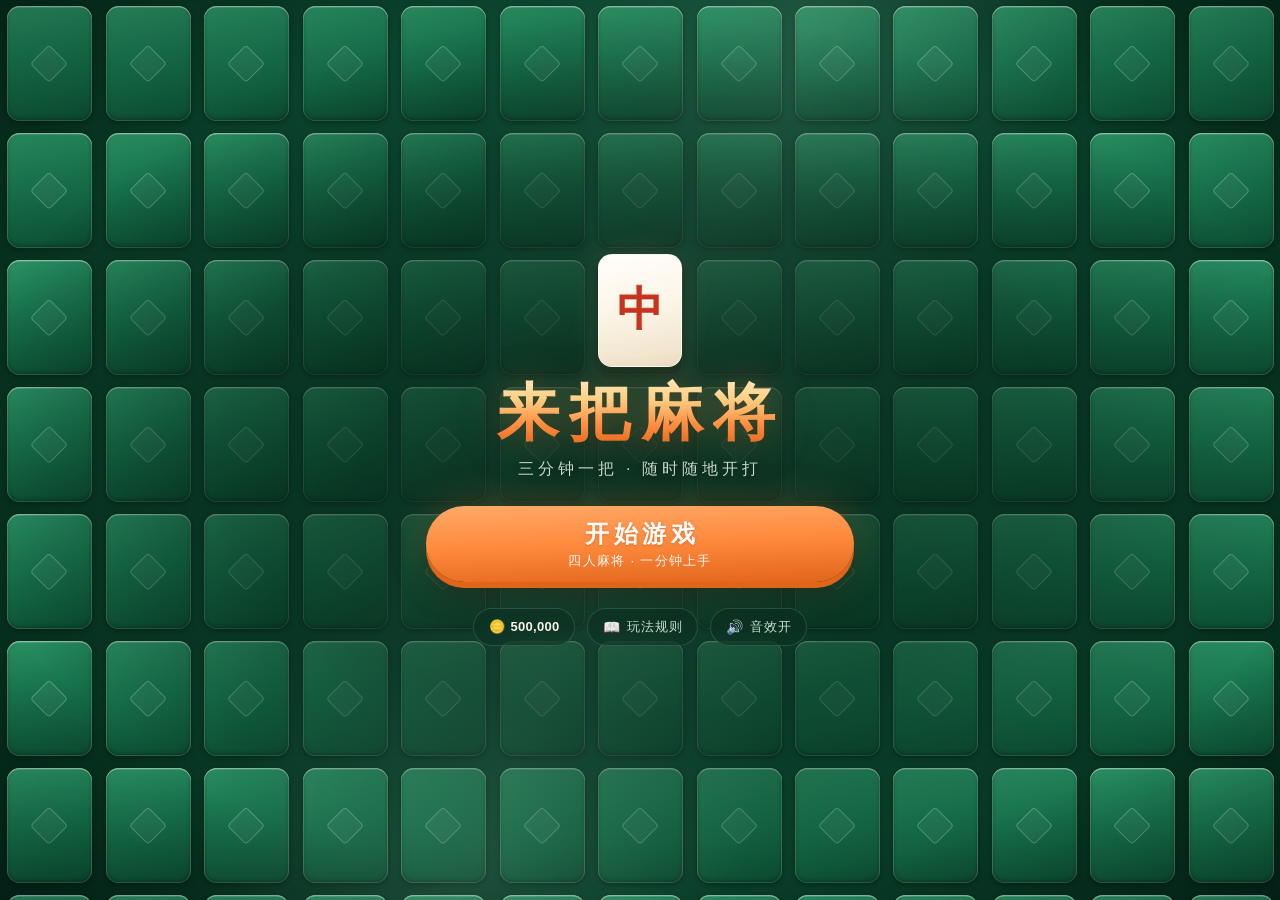
<file: index.html>
<!DOCTYPE html>
<html lang="zh-CN">
<head>
  <meta charset="utf-8">
  <meta name="viewport" content="width=device-width, initial-scale=1, maximum-scale=1, user-scalable=no, viewport-fit=cover">
  <meta name="theme-color" content="#0b3b2a">
  <title>来把麻将 — 三分钟一把，随时随地开打</title>
  <link rel="icon" href='data:image/svg+xml,<svg xmlns="http://www.w3.org/2000/svg" viewBox="0 0 64 64"><rect width="64" height="64" rx="15" fill="%230b3b2a"/><rect x="2" y="2" width="60" height="60" rx="13" fill="none" stroke="%23c9a34a" stroke-width="2.4" opacity=".55"/><rect x="15" y="12" width="34" height="40" rx="7" fill="%23fffdf9" stroke="%23e2c9a8" stroke-width="2"/><text x="32" y="44" text-anchor="middle" font-size="28" font-family="serif" font-weight="700" fill="%23c8331d">中</text></svg>'>
  <link rel="stylesheet" href="css/style.css">
</head>
<body>
  <!-- ===== 主界面：轻量、亲民、简单易上手 =====
       与 #app 平级，桌面自由布局；手机竖屏时与 #app 一起整体旋转 90°，
       以便复用同一套「横屏逻辑视口」动效坐标（见 css 内注释）。
       背景是一面**深绿色麻将墙**：牌面朝下的牌整齐码放并持续流动；
       玩家点「开始游戏」时整面墙翻牌，再由中心向外放大推进牌桌。 -->
  <div id="home" class="home">
    <!-- 麻将墙：牌网格（#hw-grid）由 js/wall.js 按当前视口铺出 -->
    <div id="hm-wall" class="hm-wall" aria-hidden="true">
      <div class="hw-scene">
        <div id="hw-grid" class="hw-grid"></div>
      </div>
      <div class="hw-sheen" aria-hidden="true"></div>
    </div>
    <!-- 暗角 + 中心压暗：把墙面压下去，让标题与按钮清晰浮出 -->
    <div class="hm-scrim" aria-hidden="true"></div>

    <!-- 主界面主体 -->
    <div class="hm-wrap">
      <header class="hm-head">
        <div class="hm-logo" aria-hidden="true">
          <span class="hm-logo-tile">中</span>
        </div>
        <h1 class="hm-brand">
          <span class="hb-ch" data-ch="来">来</span><span class="hb-ch" data-ch="把">把</span><span class="hb-ch" data-ch="麻">麻</span><span class="hb-ch" data-ch="将">将</span>
        </h1>
        <p class="hm-slogan">三分钟一把 · 随时随地开打</p>
      </header>

      <div class="hm-cta">
        <button id="btn-quick" class="hm-btn-primary" type="button">
          <span class="qb-main">开始游戏</span>
          <span class="qb-sub">四人麻将 · 一分钟上手</span>
        </button>
        <button id="btn-resume" class="hm-btn-ghost hidden" type="button">
          <span class="gb-main">继续上局</span>
          <span class="gb-sub" id="resume-sub">东一局 · 牌山 122 张</span>
        </button>
      </div>

      <nav class="hm-foot">
        <span id="home-coins" class="hm-coin"><span class="coin-ic">🪙</span><b data-coin-val>0</b></span>
        <button id="home-rules" class="hm-mini" type="button"><span class="mi-ic">📖</span>玩法规则</button>
        <button id="home-sound" class="hm-mini" type="button"><span class="mi-ic" id="home-sound-ic">🔊</span><span id="home-sound-tx">音效开</span></button>
      </nav>
    </div>
  </div>

  <div id="app" class="hidden">
    <!-- 顶栏 -->
    <header id="topbar">
      <div class="brand"><span class="brand-mark">🀄</span><span class="brand-name">来把麻将</span></div>
      <div class="round-info">
        <span id="round-name" class="round-name">东一局</span>
        <span id="wall-count" class="wall-count">牌山 122</span>
        <span id="coin-chip" class="coin-chip"><span class="coin-ic">🪙</span><b data-coin-val>0</b></span>
      </div>
      <div class="top-actions">
        <button id="btn-sound" class="icon-btn" type="button" title="音效开关">🔊</button>
        <button id="btn-sage" class="icon-btn" type="button" title="军师模式：实时出牌建议（免费）">🧠</button>
        <button id="btn-theme" class="icon-btn" type="button" title="雀桌皮肤">🎨</button>
        <button id="btn-rules" class="icon-btn" type="button" title="玩法规则">📖</button>
        <button id="btn-home" class="icon-btn" type="button" title="返回主界面">🏠</button>
        <button id="btn-restart" class="icon-btn" type="button" title="重新开局">🔄</button>
      </div>
    </header>

    <!-- 牌桌 -->
    <main id="table">
      <div id="table-felt"></div>
      <section id="seat-2" class="seat seat-top"></section>
      <section id="seat-3" class="seat seat-left"></section>
      <section id="seat-1" class="seat seat-right"></section>
      <section id="center">
        <!-- 四家各自的出牌区（牌河）：n=对家 w=左家 e=右家 s=我，环绕中央局势铭牌 -->
        <div id="rivers">
          <div id="river-2" class="river river-n" aria-label="对家牌河"></div>
          <div id="river-3" class="river river-w" aria-label="左家牌河"></div>
          <div id="center-plaque">
            <span class="cp-mark cp-n" id="cpm-2">北</span>
            <span class="cp-mark cp-w" id="cpm-3">西</span>
            <div class="cp-core">
              <div class="cp-wind" id="cp-wind">东</div>
              <div class="cp-round" id="cp-round">东一局</div>
              <div class="cp-wall" id="cp-wall">余 83 张</div>
            </div>
            <span class="cp-mark cp-e" id="cpm-1">东</span>
            <span class="cp-mark cp-s hot" id="cpm-0">南</span>
          </div>
          <div id="river-1" class="river river-e" aria-label="右家牌河"></div>
          <div id="river-0" class="river river-s" aria-label="我的牌河"></div>
        </div>
        <div id="turn-banner"></div>
      </section>
      <section id="me">
        <!-- 移动端横屏下三者同行：左个人信息 / 中手牌 / 右副露（桌面为竖列，视觉不变） -->
        <div id="me-panel" class="panel">
          <div id="me-info" class="seat-info"></div>
        </div>
        <div id="my-hand" class="hand"></div>
        <div id="my-melds" class="melds"></div>
      </section>
      <!-- 吃 / 碰 / 杠 / 胡 浮字 -->
      <div id="action-flash"></div>
    </main>

    <!-- 操作栏 -->
    <div id="action-bar" class="hidden"></div>
    <div id="toast" class="hidden"></div>
  </div>

  <div id="modal-root"></div>

  <script src="js/tiles.js"></script>
  <script src="js/voice-data.js"></script>
  <script src="js/engine.js"></script>
  <script src="js/mjmath.js"></script>
  <script src="js/economy.js"></script>
  <script src="js/ai.js"></script>
  <script src="js/vendor/three.min.js"></script>
  <script src="js/table3d.js"></script>
  <script src="js/ui.js"></script>
  <script src="js/game.js"></script>
  <script src="js/wall.js"></script>
  <script src="js/main.js"></script>
</body>
</html>
</file>
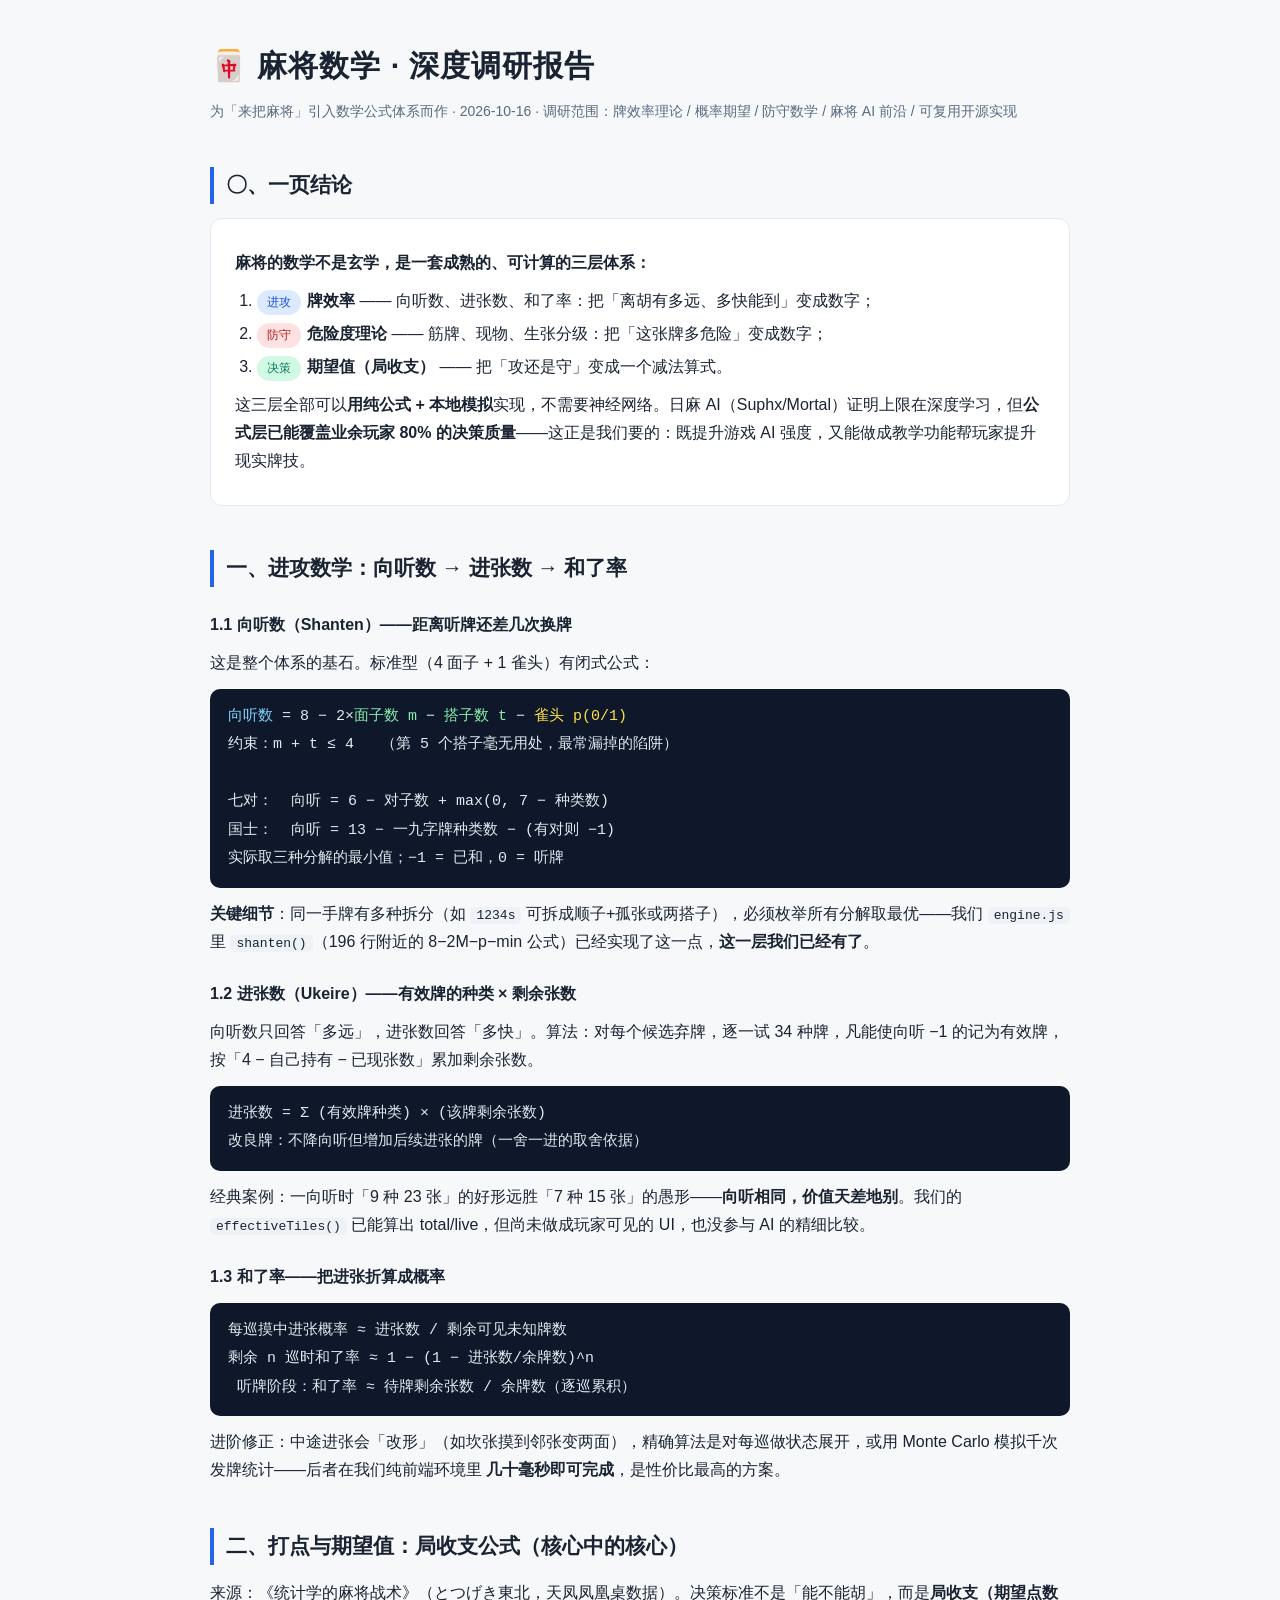
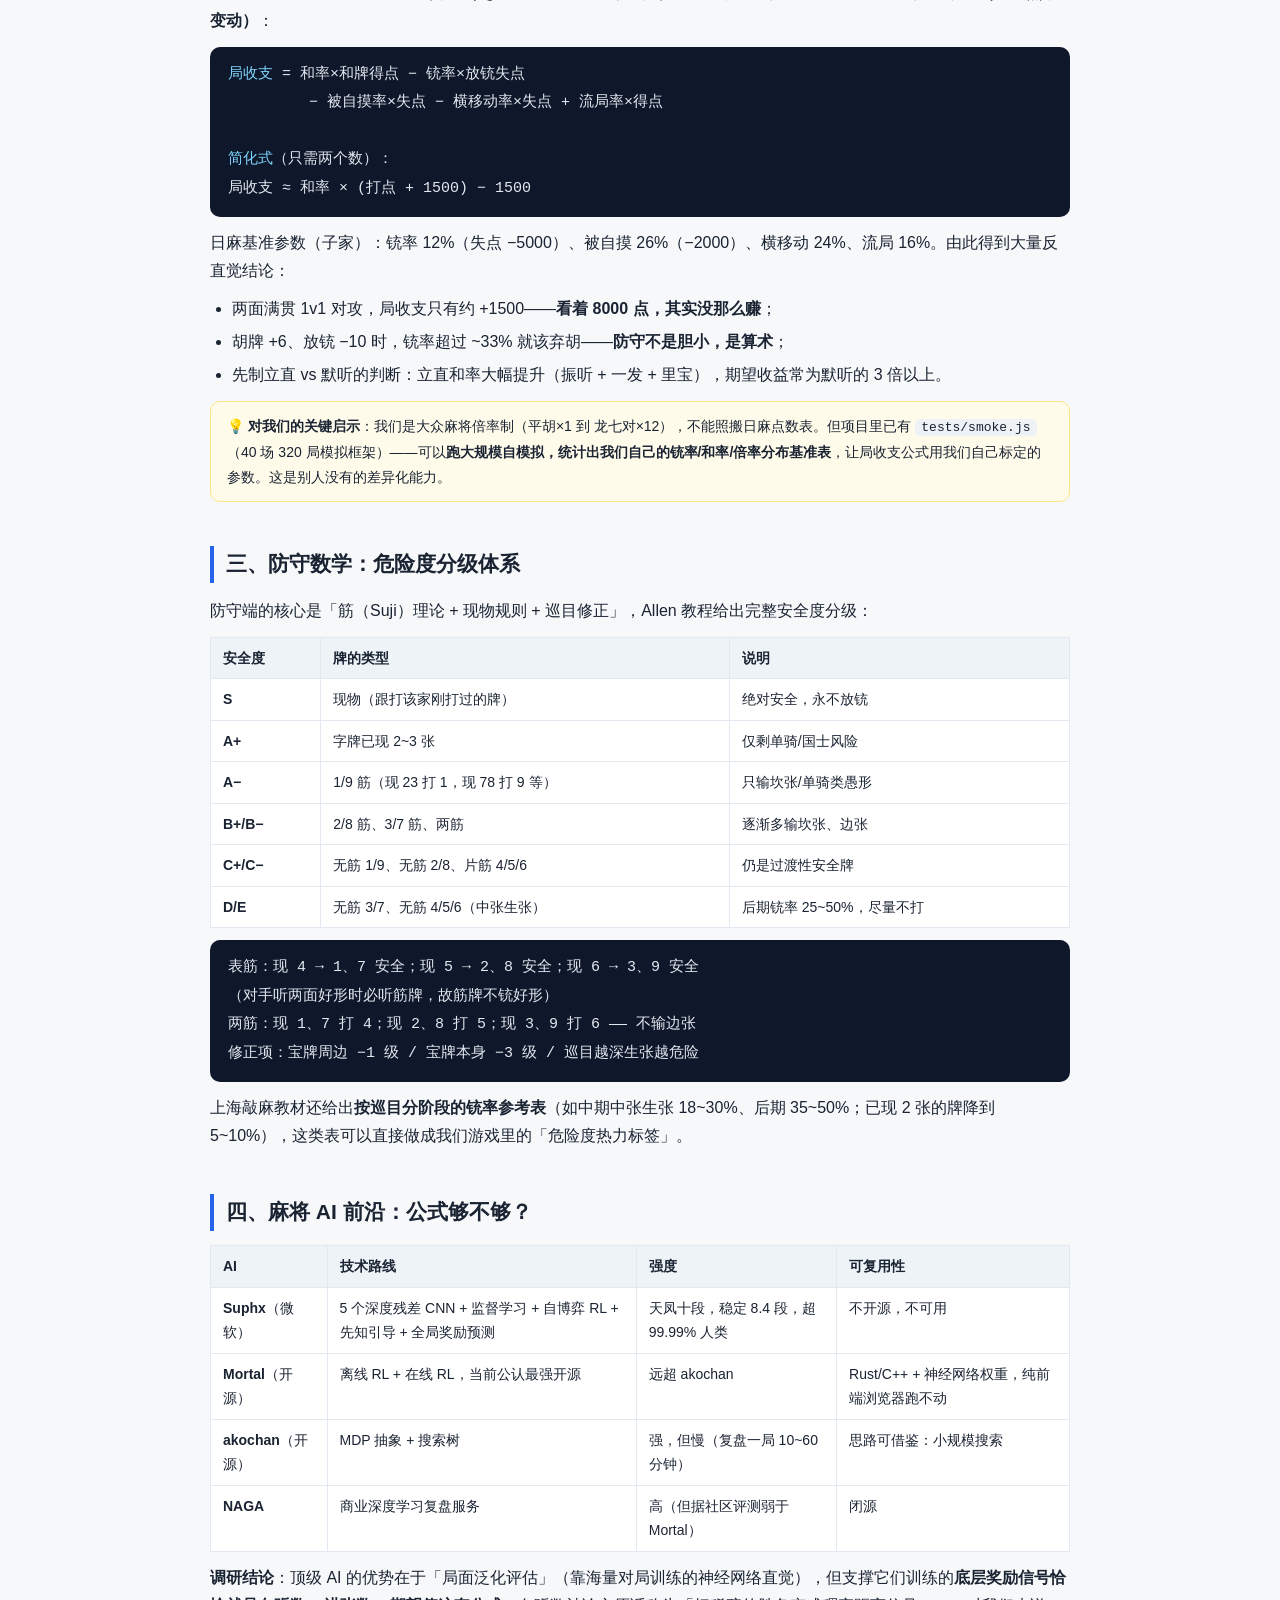
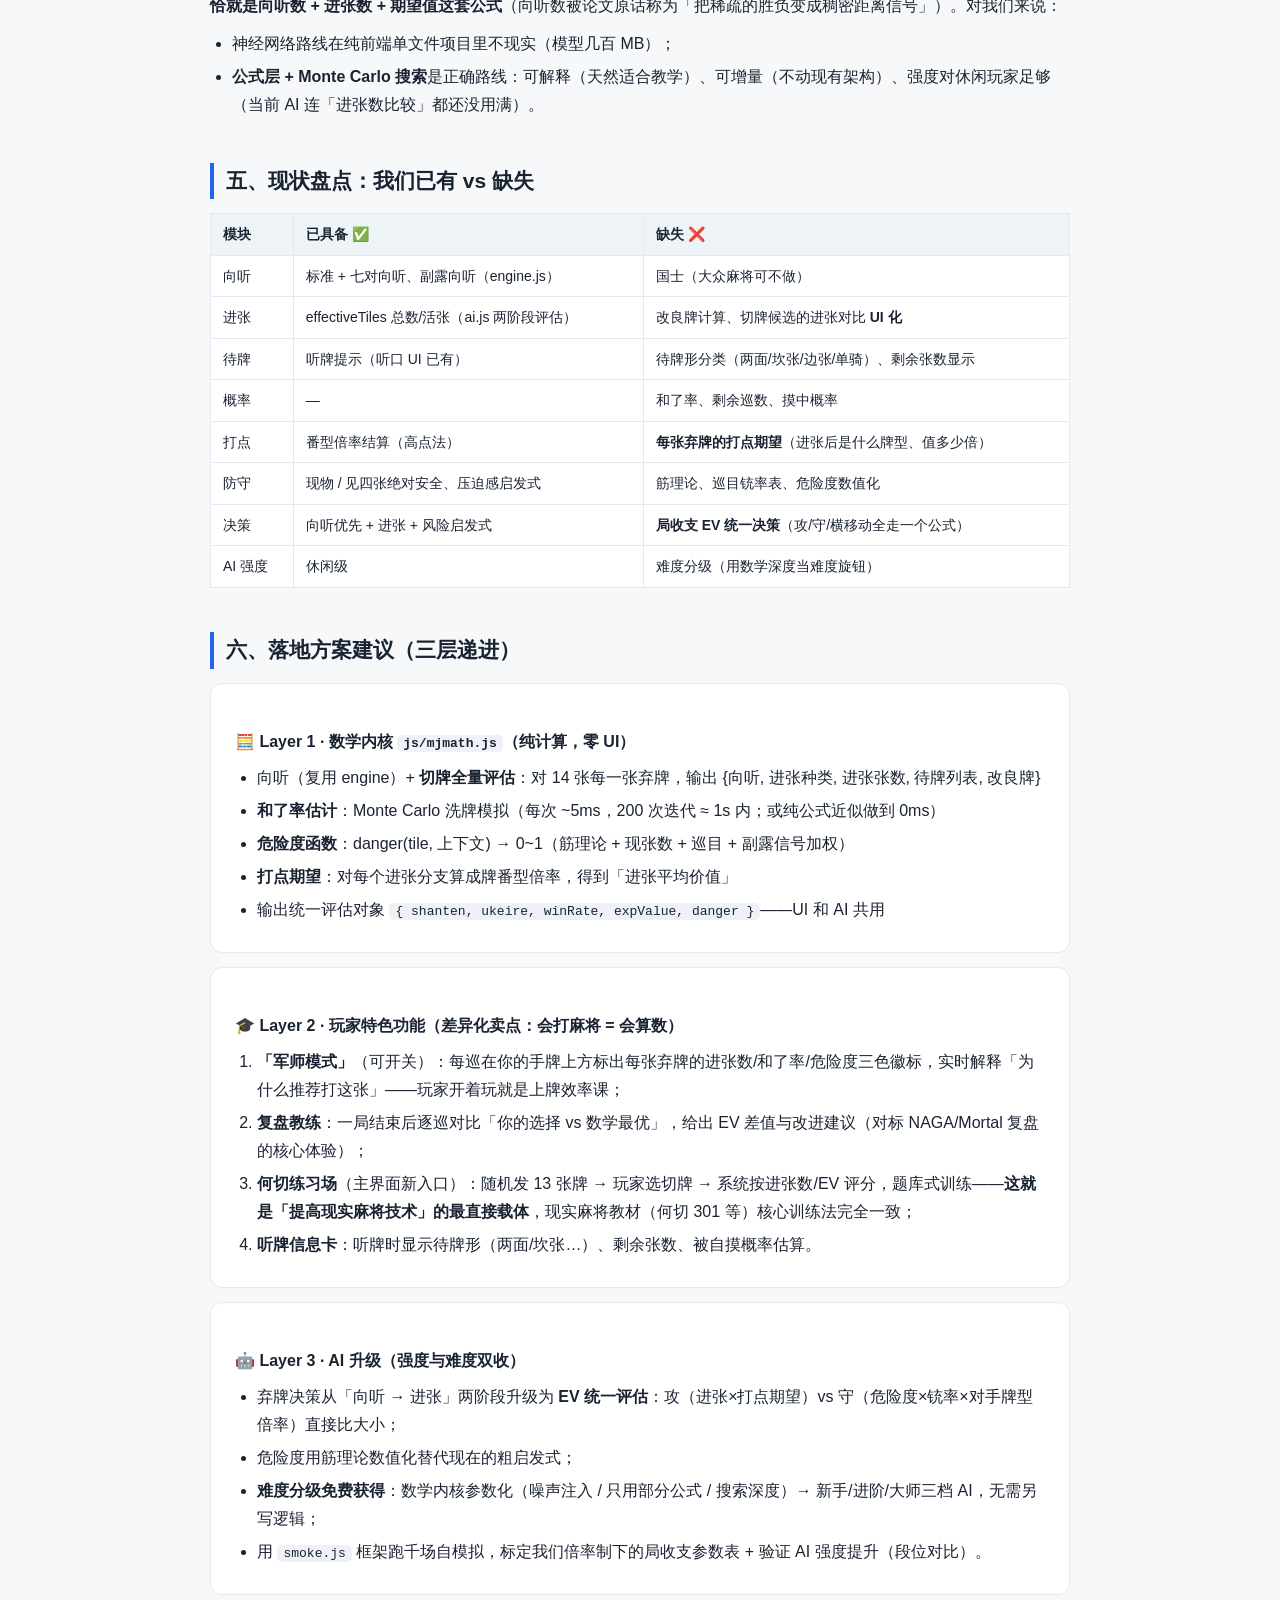
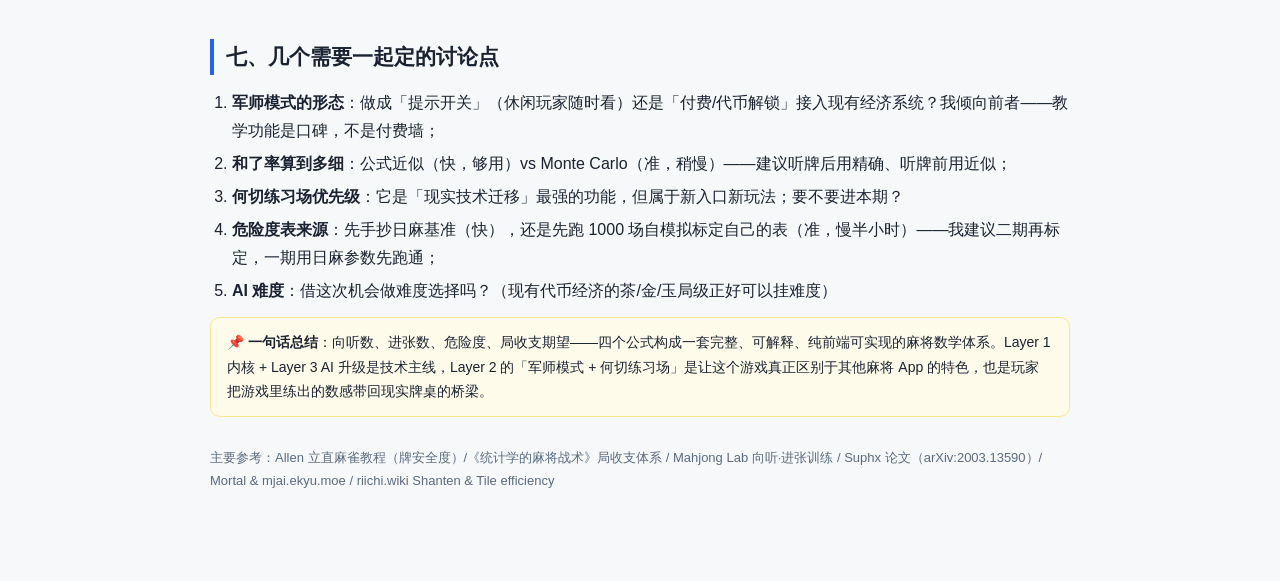
<file: docs/mahjong-math-research.html>
<!DOCTYPE html>
<html lang="zh-CN">
<head>
<meta charset="UTF-8">
<meta name="viewport" content="width=device-width, initial-scale=1.0">
<title>麻将数学 · 深度调研报告</title>
<style>
  :root { --ink:#1a2332; --sub:#5a6b80; --line:#e3e9f0; --bg:#f6f8fa; --card:#ffffff;
          --blue:#2563eb; --green:#059669; --amber:#d97706; --red:#dc2626; --purple:#7c3aed; }
  * { box-sizing:border-box; margin:0; padding:0; }
  body { font-family:"PingFang SC","Microsoft YaHei",sans-serif; color:var(--ink);
         background:var(--bg); line-height:1.75; padding:40px 16px 80px; }
  .wrap { max-width:860px; margin:0 auto; }
  h1 { font-size:30px; margin-bottom:6px; letter-spacing:1px; }
  .meta { color:var(--sub); font-size:14px; margin-bottom:32px; }
  h2 { font-size:21px; margin:44px 0 14px; padding-left:12px; border-left:4px solid var(--blue); }
  h3 { font-size:16px; margin:24px 0 8px; }
  p { margin:10px 0; }
  .card { background:var(--card); border:1px solid var(--line); border-radius:12px;
          padding:20px 24px; margin:14px 0; }
  .formula { background:#0f172a; color:#e2e8f0; border-radius:10px; padding:14px 18px;
             font-family:Consolas,Menlo,monospace; font-size:15px; margin:12px 0;
             overflow-x:auto; white-space:pre; line-height:1.9; }
  .formula .c { color:#7dd3fc; } .formula .g { color:#86efac; } .formula .y { color:#fde047; }
  table { width:100%; border-collapse:collapse; margin:12px 0; font-size:14px; background:var(--card); }
  th,td { border:1px solid var(--line); padding:8px 12px; text-align:left; vertical-align:top; }
  th { background:#eef3f8; font-weight:600; }
  .tag { display:inline-block; padding:2px 10px; border-radius:20px; font-size:12px; margin-right:6px; }
  .t-blue { background:#dbeafe; color:#1d4ed8; } .t-green { background:#d1fae5; color:#047857; }
  .t-amber { background:#fef3c7; color:#b45309; } .t-red { background:#fee2e2; color:#b91c1c; }
  .t-purple { background:#ede9fe; color:#6d28d9; }
  .note { background:#fffbeb; border:1px solid #fde68a; border-radius:10px; padding:12px 16px;
          font-size:14px; margin:12px 0; }
  ul,ol { padding-left:22px; margin:8px 0; }
  li { margin:5px 0; }
  .grid { display:grid; grid-template-columns:1fr 1fr; gap:14px; }
  @media (max-width:640px){ .grid{grid-template-columns:1fr;} }
  .small { font-size:13px; color:var(--sub); }
  code { background:#eef2f7; padding:1px 6px; border-radius:5px; font-size:13px;
         font-family:Consolas,monospace; }
</style>
</head>
<body>
<div class="wrap">

<h1>🀄 麻将数学 · 深度调研报告</h1>
<div class="meta">为「来把麻将」引入数学公式体系而作 · 2026-10-16 · 调研范围：牌效率理论 / 概率期望 / 防守数学 / 麻将 AI 前沿 / 可复用开源实现</div>

<h2>〇、一页结论</h2>
<div class="card">
<p><b>麻将的数学不是玄学，是一套成熟的、可计算的三层体系：</b></p>
<ol>
  <li><span class="tag t-blue">进攻</span><b>牌效率</b> —— 向听数、进张数、和了率：把「离胡有多远、多快能到」变成数字；</li>
  <li><span class="tag t-red">防守</span><b>危险度理论</b> —— 筋牌、现物、生张分级：把「这张牌多危险」变成数字；</li>
  <li><span class="tag t-green">决策</span><b>期望值（局收支）</b> —— 把「攻还是守」变成一个减法算式。</li>
</ol>
<p>这三层全部可以<b>用纯公式 + 本地模拟</b>实现，不需要神经网络。日麻 AI（Suphx/Mortal）证明上限在深度学习，但<b>公式层已能覆盖业余玩家 80% 的决策质量</b>——这正是我们要的：既提升游戏 AI 强度，又能做成教学功能帮玩家提升现实牌技。</p>
</div>

<h2>一、进攻数学：向听数 → 进张数 → 和了率</h2>

<h3>1.1 向听数（Shanten）——距离听牌还差几次换牌</h3>
<p>这是整个体系的基石。标准型（4 面子 + 1 雀头）有闭式公式：</p>
<div class="formula"><span class="c">向听数</span> = 8 − 2×<span class="g">面子数 m</span> − <span class="g">搭子数 t</span> − <span class="y">雀头 p(0/1)</span>
约束：m + t ≤ 4   （第 5 个搭子毫无用处，最常漏掉的陷阱）

七对：  向听 = 6 − 对子数 + max(0, 7 − 种类数)
国士：  向听 = 13 − 一九字牌种类数 − (有对则 −1)
实际取三种分解的最小值；−1 = 已和，0 = 听牌</div>
<p><b>关键细节</b>：同一手牌有多种拆分（如 <code>1234s</code> 可拆成顺子+孤张或两搭子），必须枚举所有分解取最优——我们 <code>engine.js</code> 里 <code>shanten()</code>（196 行附近的 8−2M−p−min 公式）已经实现了这一点，<b>这一层我们已经有了</b>。</p>

<h3>1.2 进张数（Ukeire）——有效牌的种类 × 剩余张数</h3>
<p>向听数只回答「多远」，进张数回答「多快」。算法：对每个候选弃牌，逐一试 34 种牌，凡能使向听 −1 的记为有效牌，按「4 − 自己持有 − 已现张数」累加剩余张数。</p>
<div class="formula">进张数 = Σ (有效牌种类) × (该牌剩余张数)
改良牌：不降向听但增加后续进张的牌（一舍一进的取舍依据）</div>
<p>经典案例：一向听时「9 种 23 张」的好形远胜「7 种 15 张」的愚形——<b>向听相同，价值天差地别</b>。我们的 <code>effectiveTiles()</code> 已能算出 total/live，但尚未做成玩家可见的 UI，也没参与 AI 的精细比较。</p>

<h3>1.3 和了率——把进张折算成概率</h3>
<div class="formula">每巡摸中进张概率 ≈ 进张数 / 剩余可见未知牌数
剩余 n 巡时和了率 ≈ 1 − (1 − 进张数/余牌数)^n
 听牌阶段：和了率 ≈ 待牌剩余张数 / 余牌数（逐巡累积）</div>
<p>进阶修正：中途进张会「改形」（如坎张摸到邻张变两面），精确算法是对每巡做状态展开，或用 Monte Carlo 模拟千次发牌统计——后者在我们纯前端环境里 <b>几十毫秒即可完成</b>，是性价比最高的方案。</p>

<h2>二、打点与期望值：局收支公式（核心中的核心）</h2>
<p>来源：《统计学的麻将战术》（とつげき東北，天凤凤凰桌数据）。决策标准不是「能不能胡」，而是<b>局收支（期望点数变动）</b>：</p>
<div class="formula"><span class="c">局收支</span> = 和率×和牌得点 − 铳率×放铳失点
         − 被自摸率×失点 − 横移动率×失点 + 流局率×得点

<span class="c">简化式</span>（只需两个数）：
局收支 ≈ 和率 × (打点 + 1500) − 1500</div>
<p>日麻基准参数（子家）：铳率 12%（失点 −5000）、被自摸 26%（−2000）、横移动 24%、流局 16%。由此得到大量反直觉结论：</p>
<ul>
  <li>两面满贯 1v1 对攻，局收支只有约 +1500——<b>看着 8000 点，其实没那么赚</b>；</li>
  <li>胡牌 +6、放铳 −10 时，铳率超过 ~33% 就该弃胡——<b>防守不是胆小，是算术</b>；</li>
  <li>先制立直 vs 默听的判断：立直和率大幅提升（振听 + 一发 + 里宝），期望收益常为默听的 3 倍以上。</li>
</ul>
<div class="note">💡 <b>对我们的关键启示</b>：我们是大众麻将倍率制（平胡×1 到 龙七对×12），不能照搬日麻点数表。但项目里已有 <code>tests/smoke.js</code>（40 场 320 局模拟框架）——可以<b>跑大规模自模拟，统计出我们自己的铳率/和率/倍率分布基准表</b>，让局收支公式用我们自己标定的参数。这是别人没有的差异化能力。</div>

<h2>三、防守数学：危险度分级体系</h2>
<p>防守端的核心是「筋（Suji）理论 + 现物规则 + 巡目修正」，Allen 教程给出完整安全度分级：</p>
<table>
<tr><th>安全度</th><th>牌的类型</th><th>说明</th></tr>
<tr><td><b>S</b></td><td>现物（跟打该家刚打过的牌）</td><td>绝对安全，永不放铳</td></tr>
<tr><td><b>A+</b></td><td>字牌已现 2~3 张</td><td>仅剩单骑/国士风险</td></tr>
<tr><td><b>A−</b></td><td>1/9 筋（现 23 打 1，现 78 打 9 等）</td><td>只输坎张/单骑类愚形</td></tr>
<tr><td><b>B+/B−</b></td><td>2/8 筋、3/7 筋、两筋</td><td>逐渐多输坎张、边张</td></tr>
<tr><td><b>C+/C−</b></td><td>无筋 1/9、无筋 2/8、片筋 4/5/6</td><td>仍是过渡性安全牌</td></tr>
<tr><td><b>D/E</b></td><td>无筋 3/7、无筋 4/5/6（中张生张）</td><td>后期铳率 25~50%，尽量不打</td></tr>
</table>
<div class="formula">表筋：现 4 → 1、7 安全；现 5 → 2、8 安全；现 6 → 3、9 安全
（对手听两面好形时必听筋牌，故筋牌不铳好形）
两筋：现 1、7 打 4；现 2、8 打 5；现 3、9 打 6 —— 不输边张
修正项：宝牌周边 −1 级 / 宝牌本身 −3 级 / 巡目越深生张越危险</div>
<p>上海敲麻教材还给出<b>按巡目分阶段的铳率参考表</b>（如中期中张生张 18~30%、后期 35~50%；已现 2 张的牌降到 5~10%），这类表可以直接做成我们游戏里的「危险度热力标签」。</p>

<h2>四、麻将 AI 前沿：公式够不够？</h2>
<table>
<tr><th>AI</th><th>技术路线</th><th>强度</th><th>可复用性</th></tr>
<tr><td><b>Suphx</b>（微软）</td><td>5 个深度残差 CNN + 监督学习 + 自博弈 RL + 先知引导 + 全局奖励预测</td><td>天凤十段，稳定 8.4 段，超 99.99% 人类</td><td>不开源，不可用</td></tr>
<tr><td><b>Mortal</b>（开源）</td><td>离线 RL + 在线 RL，当前公认最强开源</td><td>远超 akochan</td><td>Rust/C++ + 神经网络权重，纯前端浏览器跑不动</td></tr>
<tr><td><b>akochan</b>（开源）</td><td>MDP 抽象 + 搜索树</td><td>强，但慢（复盘一局 10~60 分钟）</td><td>思路可借鉴：小规模搜索</td></tr>
<tr><td><b>NAGA</b></td><td>商业深度学习复盘服务</td><td>高（但据社区评测弱于 Mortal）</td><td>闭源</td></tr>
</table>
<p><b>调研结论</b>：顶级 AI 的优势在于「局面泛化评估」（靠海量对局训练的神经网络直觉），但支撑它们训练的<b>底层奖励信号恰恰就是向听数 + 进张数 + 期望值这套公式</b>（向听数被论文原话称为「把稀疏的胜负变成稠密距离信号」）。对我们来说：</p>
<ul>
  <li>神经网络路线在纯前端单文件项目里不现实（模型几百 MB）；</li>
  <li><b>公式层 + Monte Carlo 搜索</b>是正确路线：可解释（天然适合教学）、可增量（不动现有架构）、强度对休闲玩家足够（当前 AI 连「进张数比较」都还没用满）。</li>
</ul>

<h2>五、现状盘点：我们已有 vs 缺失</h2>
<table>
<tr><th>模块</th><th>已具备 ✅</th><th>缺失 ❌</th></tr>
<tr><td>向听</td><td>标准 + 七对向听、副露向听（engine.js）</td><td>国士（大众麻将可不做）</td></tr>
<tr><td>进张</td><td>effectiveTiles 总数/活张（ai.js 两阶段评估）</td><td>改良牌计算、切牌候选的进张对比 <b>UI 化</b></td></tr>
<tr><td>待牌</td><td>听牌提示（听口 UI 已有）</td><td>待牌形分类（两面/坎张/边张/单骑）、剩余张数显示</td></tr>
<tr><td>概率</td><td>—</td><td>和了率、剩余巡数、摸中概率</td></tr>
<tr><td>打点</td><td>番型倍率结算（高点法）</td><td><b>每张弃牌的打点期望</b>（进张后是什么牌型、值多少倍）</td></tr>
<tr><td>防守</td><td>现物 / 见四张绝对安全、压迫感启发式</td><td>筋理论、巡目铳率表、危险度数值化</td></tr>
<tr><td>决策</td><td>向听优先 + 进张 + 风险启发式</td><td><b>局收支 EV 统一决策</b>（攻/守/横移动全走一个公式）</td></tr>
<tr><td>AI 强度</td><td>休闲级</td><td>难度分级（用数学深度当难度旋钮）</td></tr>
</table>

<h2>六、落地方案建议（三层递进）</h2>

<div class="card">
<h3>🧮 Layer 1 · 数学内核 <code>js/mjmath.js</code>（纯计算，零 UI）</h3>
<ul>
  <li>向听（复用 engine）+ <b>切牌全量评估</b>：对 14 张每一张弃牌，输出 {向听, 进张种类, 进张张数, 待牌列表, 改良牌}</li>
  <li><b>和了率估计</b>：Monte Carlo 洗牌模拟（每次 ~5ms，200 次迭代 ≈ 1s 内；或纯公式近似做到 0ms）</li>
  <li><b>危险度函数</b>：danger(tile, 上下文) → 0~1（筋理论 + 现张数 + 巡目 + 副露信号加权）</li>
  <li><b>打点期望</b>：对每个进张分支算成牌番型倍率，得到「进张平均价值」</li>
  <li>输出统一评估对象 <code>{ shanten, ukeire, winRate, expValue, danger }</code>——UI 和 AI 共用</li>
</ul>
</div>

<div class="card">
<h3>🎓 Layer 2 · 玩家特色功能（差异化卖点：会打麻将 = 会算数）</h3>
<ol>
  <li><b>「军师模式」</b>（可开关）：每巡在你的手牌上方标出每张弃牌的进张数/和了率/危险度三色徽标，实时解释「为什么推荐打这张」——玩家开着玩就是上牌效率课；</li>
  <li><b>复盘教练</b>：一局结束后逐巡对比「你的选择 vs 数学最优」，给出 EV 差值与改进建议（对标 NAGA/Mortal 复盘的核心体验）；</li>
  <li><b>何切练习场</b>（主界面新入口）：随机发 13 张牌 → 玩家选切牌 → 系统按进张数/EV 评分，题库式训练——<b>这就是「提高现实麻将技术」的最直接载体</b>，现实麻将教材（何切 301 等）核心训练法完全一致；</li>
  <li><b>听牌信息卡</b>：听牌时显示待牌形（两面/坎张…）、剩余张数、被自摸概率估算。</li>
</ol>
</div>

<div class="card">
<h3>🤖 Layer 3 · AI 升级（强度与难度双收）</h3>
<ul>
  <li>弃牌决策从「向听 → 进张」两阶段升级为 <b>EV 统一评估</b>：攻（进张×打点期望）vs 守（危险度×铳率×对手牌型倍率）直接比大小；</li>
  <li>危险度用筋理论数值化替代现在的粗启发式；</li>
  <li><b>难度分级免费获得</b>：数学内核参数化（噪声注入 / 只用部分公式 / 搜索深度）→ 新手/进阶/大师三档 AI，无需另写逻辑；</li>
  <li>用 <code>smoke.js</code> 框架跑千场自模拟，标定我们倍率制下的局收支参数表 + 验证 AI 强度提升（段位对比）。</li>
</ul>
</div>

<h2>七、几个需要一起定的讨论点</h2>
<ol>
  <li><b>军师模式的形态</b>：做成「提示开关」（休闲玩家随时看）还是「付费/代币解锁」接入现有经济系统？我倾向前者——教学功能是口碑，不是付费墙；</li>
  <li><b>和了率算到多细</b>：公式近似（快，够用）vs Monte Carlo（准，稍慢）——建议听牌后用精确、听牌前用近似；</li>
  <li><b>何切练习场优先级</b>：它是「现实技术迁移」最强的功能，但属于新入口新玩法；要不要进本期？</li>
  <li><b>危险度表来源</b>：先手抄日麻基准（快），还是先跑 1000 场自模拟标定自己的表（准，慢半小时）——我建议二期再标定，一期用日麻参数先跑通；</li>
  <li><b>AI 难度</b>：借这次机会做难度选择吗？（现有代币经济的茶/金/玉局级正好可以挂难度）</li>
</ol>

<div class="note">📌 <b>一句话总结</b>：向听数、进张数、危险度、局收支期望——四个公式构成一套完整、可解释、纯前端可实现的麻将数学体系。Layer 1 内核 + Layer 3 AI 升级是技术主线，Layer 2 的「军师模式 + 何切练习场」是让这个游戏真正区别于其他麻将 App 的特色，也是玩家把游戏里练出的数感带回现实牌桌的桥梁。</div>

<p class="small" style="margin-top:30px">主要参考：Allen 立直麻雀教程（牌安全度）/《统计学的麻将战术》局收支体系 / Mahjong Lab 向听·进张训练 / Suphx 论文（arXiv:2003.13590）/ Mortal & mjai.ekyu.moe / riichi.wiki Shanten & Tile efficiency</p>

</div>
</body>
</html>
</file>
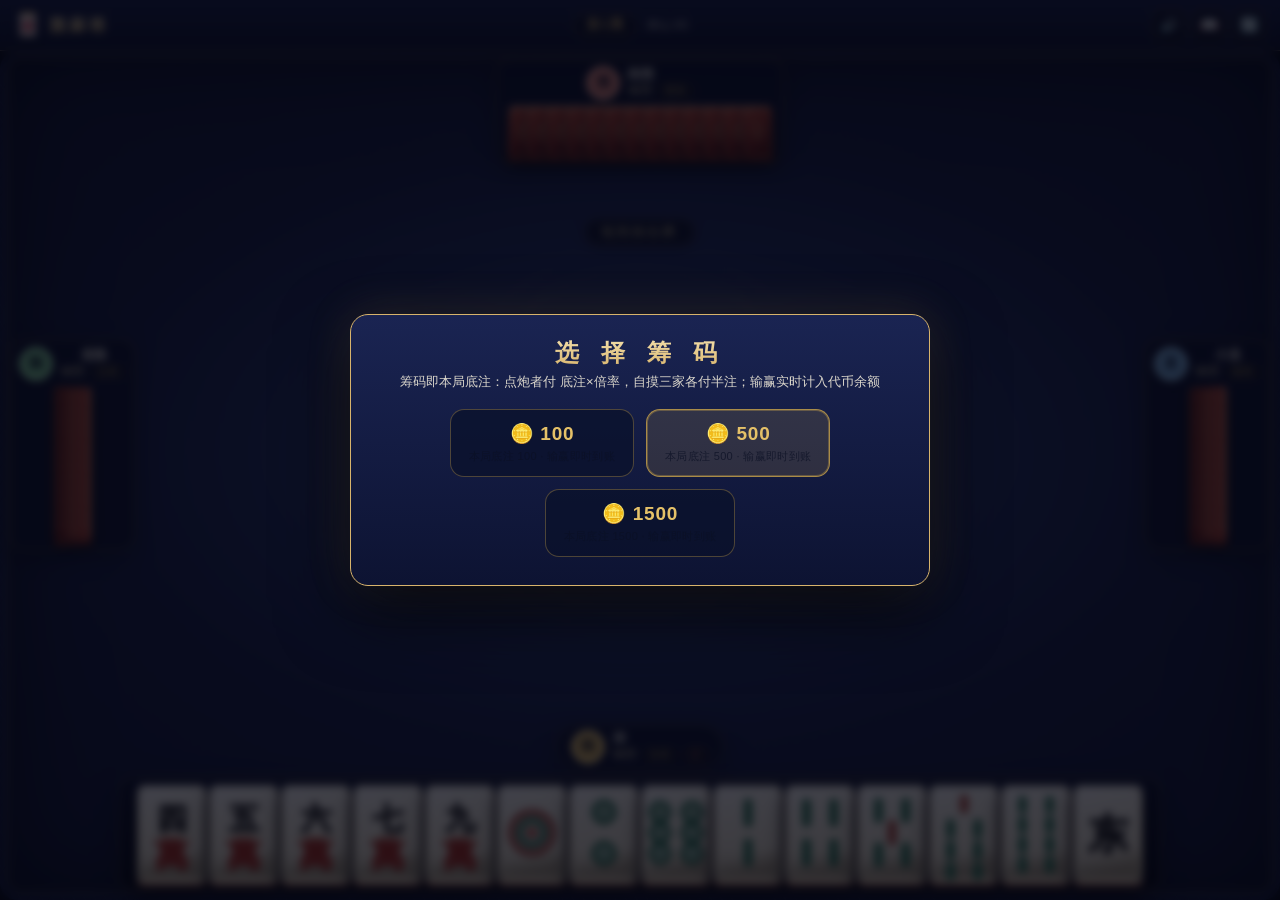
<file: tests/qa-board.html>
<!DOCTYPE html>
<html lang="zh-CN">
<head>
  <meta charset="utf-8">
  <meta name="viewport" content="width=device-width, initial-scale=1, maximum-scale=1, user-scalable=no, viewport-fit=cover">
  <title>QA</title>
  <link rel="icon" href='data:image/svg+xml,<svg xmlns="http://www.w3.org/2000/svg" viewBox="0 0 64 64"><rect width="64" height="64" rx="14" fill="%230d4a37"/></svg>'>
  <link rel="stylesheet" href="../css/style.css">
</head>
<body>
  <div id="app">
    <header id="topbar">
      <div class="brand"><span class="brand-mark">🀄</span><span class="brand-name">雅麻将</span></div>
      <div class="round-info">
        <span id="round-name" class="round-name">东一局</span>
        <span id="wall-count" class="wall-count">牌山 122</span>
      </div>
      <div class="top-actions">
        <button id="btn-sound" class="icon-btn" type="button">🔊</button>
        <button id="btn-rules" class="icon-btn" type="button">📖</button>
        <button id="btn-restart" class="icon-btn" type="button">🔄</button>
      </div>
    </header>

    <main id="table">
      <div id="table-felt"></div>
      <section id="seat-2" class="seat seat-top"></section>
      <section id="seat-3" class="seat seat-left"></section>
      <section id="seat-1" class="seat seat-right"></section>
      <section id="center">
        <!-- 四家各自独立的出牌区（牌河） -->
        <div id="rivers">
          <div id="river-2" class="river river-n" aria-label="对家牌河"></div>
          <div id="river-3" class="river river-w" aria-label="左家牌河"></div>
          <div id="center-plaque">
            <span class="cp-mark cp-n" id="cpm-2">北</span>
            <span class="cp-mark cp-w" id="cpm-3">西</span>
            <div class="cp-core">
              <div class="cp-wind" id="cp-wind">东</div>
              <div class="cp-round" id="cp-round">东一局</div>
              <div class="cp-wall" id="cp-wall">余 83 张</div>
            </div>
            <span class="cp-mark cp-e" id="cpm-1">东</span>
            <span class="cp-mark cp-s hot" id="cpm-0">南</span>
          </div>
          <div id="river-1" class="river river-e" aria-label="右家牌河"></div>
          <div id="river-0" class="river river-s" aria-label="我的牌河"></div>
        </div>
        <div id="turn-banner"></div>
      </section>
      <section id="me">
        <div id="me-panel" class="panel">
          <div id="me-info" class="seat-info"></div>
          <div id="my-melds" class="melds"></div>
        </div>
        <div id="my-hand" class="hand"></div>
      </section>
      <div id="action-flash"></div>
    </main>

    <div id="action-bar" class="hidden"></div>
    <div id="toast" class="hidden"></div>
  </div>
  <div id="modal-root"></div>
  <pre id="qa-log" style="display:none"></pre>

  <script src="../js/tiles.js"></script>
  <script src="../js/engine.js"></script>
  <script src="../js/ai.js"></script>
  <script src="../js/ui.js"></script>
  <script src="../js/game.js"></script>
  <script>
  /* QA 驱动：跑完整对局流程（真实引擎 + 真实 UI 渲染），
     在指定节点冻结画面用于截图，同时收集运行时错误。
     #claim → 冻结在「人类鸣牌询问」；#end（默认）→ 自动打完 5 局后冻结  */
  (function () {
    const qa = (window.__qa = { mode: location.hash.replace('#', '') || 'end', errors: [], hands: 0, notes: [] });
    const push = (s) => { if (qa.errors.length < 10) qa.errors.push(s); };
    // 布局度量：检测横向/纵向溢出与关键元素尺寸
    const rect = (sel) => { const e = document.querySelector(sel); if (!e) return null; const r = e.getBoundingClientRect(); return [Math.round(r.left), Math.round(r.top), Math.round(r.width), Math.round(r.height)]; };
    const metrics = () => ({
      vw: window.innerWidth, vh: window.innerHeight,
      scrollW: document.documentElement.scrollWidth, scrollH: document.documentElement.scrollHeight,
      overflowX: document.documentElement.scrollWidth > window.innerWidth + 1,
      overflowY: document.documentElement.scrollHeight > window.innerHeight + 1,
      tileW: getComputedStyle(document.documentElement).getPropertyValue('--tile-w').trim(),
      table: rect('#table'), myHand: rect('#my-hand'), rivers: rect('#rivers'),
      river2: rect('#river-2'), river3: rect('#river-3'), river1: rect('#river-1'), river0: rect('#river-0'),
      seatTop: rect('#seat-2'), seatLeft: rect('#seat-3'), seatRight: rect('#seat-1'),
      badges: [1, 2, 3].map(i => { const b = document.querySelector('#panel-' + i + ' .badge:not(.wind):not(.dealer):not(.tenpai)'); return b ? b.textContent : null; }),
    });
    // 持续把结果同步到 title，保证冻结/未完成时也能读到
    setInterval(() => { document.title = 'QA_JSON:' + JSON.stringify(Object.assign({}, qa, { metrics: metrics() })); }, 150);
    window.onerror = (m, s, l) => push('ERROR ' + m + ' @' + String(s).split('/').pop() + ':' + l);
    window.addEventListener('unhandledrejection', (e) => push('REJECTION ' + ((e.reason && e.reason.message) || e.reason)));
    const _ce = console.error.bind(console);
    console.error = function () { push('CONSOLE.ERROR ' + Array.prototype.map.call(arguments, String).join(' ')); _ce.apply(null, arguments); };
    const _cw = console.warn.bind(console);
    console.warn = function () { push('CONSOLE.WARN ' + Array.prototype.map.call(arguments, String).join(' ')); _cw.apply(null, arguments); };

    // 压缩 setTimeout 延时（保留真实异步结构，仅加速），setInterval 不动
    const _st = window.setTimeout;
    window.setTimeout = function (fn, ms) {
      const rest = Array.prototype.slice.call(arguments, 2);
      return _st.apply(window, [fn, Math.min(ms || 0, 30)].concat(rest));
    };

    window.addEventListener('DOMContentLoaded', async () => {
      try {
        const ctrl = new MJGame.GameController();
        const ui = ctrl.ui, eng = ctrl.engine;
        const freezeAtClaim = qa.mode === 'claim';
        let frozen = false;

        ui.animateDiscard = () => {};                       // 其余动画保持真实，以验证动画代码路径
        ui.askDiscard = async () => ctrl.ai.chooseDiscard(eng.players[0]);
        ui.askSelfDraw = async () => true;
        ui.askKong = async () => null;                       // 人类不开杠，避免停在杠询问
        ui.askRobKong = async () => false;
        ui.askClaim = async (pid, opts) => {
          if (freezeAtClaim && !frozen) {
            frozen = true;
            // 用真实鸣牌选项渲染操作栏，随后永不 resolve → 画面冻结
            const btns = [];
            const win = opts.find(o => o.type === 'win');   if (win) btns.push({ label: '和', cls: 'win' });
            const kong = opts.find(o => o.type === 'kong'); if (kong) btns.push({ label: '杠' });
            const pong = opts.find(o => o.type === 'pong'); if (pong) btns.push({ label: '碰' });
            const chi = opts.find(o => o.type === 'chi');
            if (chi) chi.combos.forEach(c => btns.push({ label: '吃', sub: ui.comboText(c) }));
            btns.push({ label: '过', cls: 'pass' });
            ui.setTurn(0);
            ui.showActions(btns, 9999);
            ui.renderAll();
            qa.notes.push('frozen@claim handIndex=' + eng.handIndex + ' opts=' + opts.length);
            return new Promise(() => {});
          }
          const win = opts.find(o => o.type === 'win');
          if (win) return win;
          if (Math.random() < 0.65) {
            for (const t of ['kong', 'pong', 'chi']) {
              const o = opts.find(x => x.type === t);
              if (o) return t === 'chi' ? Object.assign({}, o, { combo: o.combos[0] }) : o;
            }
          }
          return null;
        };
        const stopAfter = 5;
        ui.showSettlement = async () => { qa.hands++; if (eng.handIndex >= stopAfter - 1) ctrl.running = false; };
        ui.showDrawGame = async () => { qa.hands++; if (eng.handIndex >= stopAfter - 1) ctrl.running = false; };
        ui.showMatchOver = async () => null;

        await ctrl.start();

        // 渲染与引擎状态对照
        const cnt = (sel) => document.querySelectorAll(sel).length;
        qa.dom = {
          myHand: cnt('#my-hand .tile'), myMelds: cnt('#my-melds .tile'),
          river: ['#river-0', '#river-1', '#river-2', '#river-3'].map(s => cnt(s + ' .tile')),
          seat1: cnt('#seat-1 .tile'), seat2: cnt('#seat-2 .tile'), seat3: cnt('#seat-3 .tile'),
          actionBarVisible: !document.getElementById('action-bar').classList.contains('hidden'),
        };
        qa.eng = eng.players.map(p => ({
          hand: p.hand.length, melds: p.melds.map(m => m.tiles.length), discards: p.discards.length,
        }));

        qa.done = true;
        qa.notes.push('handIndex=' + eng.handIndex + ' round=' + eng.roundName +
          ' wall=' + eng.wall.length + '/' + eng.dead.length +
          ' scores=' + eng.players.map(p => p.score).join(',') +
          ' discards=' + eng.players.map(p => p.discards.length).join(',') +
          ' melds=' + eng.players.map(p => p.melds.length).join(','));
      } catch (e) {
        push('FATAL ' + (e && e.stack ? e.stack.split('\n').slice(0, 3).join(' | ') : e));
      }
      document.title = 'QA_JSON:' + JSON.stringify(qa);
      document.getElementById('qa-log').textContent = JSON.stringify(qa, null, 2);
    });
  })();
  </script>
</body>
</html>
</file>
<file: css/style.css>
/* =========================================================
   来把麻将 – 视觉样式
   ─────────────────────────────────────────────────────────
   两层视觉体系，互不干扰：
     ① 主界面层（#home）——「深绿麻将墙」：一面牌背朝上的深绿牌墙持续缓缓流动，
        上面浮着暖白文字 + 暖橙主按钮，圆角卡片、柔和阴影，轻量亲民。
        设计目标：三分钟一把、随时随地开打。
     ② 牌桌层（#app）——「深蓝夜空」：深蓝牌桌 + 鎏金镶边 + 象牙牌面，
        正式对局的沉浸感。
   ========================================================= */

:root {
  /* ============ 主界面设计 token（深绿麻将墙） ============
     只在 #home 层内生效，用 --hm- 前缀与牌桌 token 隔离。 */
  /* 墙面：深绿绒毡（中心略亮，四周压暗成暗角） */
  --hm-felt-1: #166b4c;
  --hm-felt-2: #0d4d36;
  --hm-felt-3: #07301f;
  --hm-felt-4: #05241a;
  /* 牌背：深绿玉质 */
  --hm-back-1: #2b9163;
  --hm-back-2: #17714b;
  --hm-back-3: #0c4b31;
  --hm-back-line: rgba(190, 233, 205, 0.30);
  /* 文字与线条（深底上的暖白体系） */
  --hm-paper: #fffdf9;
  --hm-line: rgba(213, 233, 219, 0.16);
  --hm-line-strong: rgba(213, 233, 219, 0.28);
  --hm-ink: #f6f2e6;       /* 主文字：暖白 */
  --hm-ink-2: #c7dccd;     /* 次级文字：雾绿白 */
  --hm-ink-3: #93b3a1;     /* 弱化文字 */
  --hm-primary: #ff8a3d;   /* 暖橙主色 */
  --hm-primary-d: #e0651a; /* 主色按压/落影 */
  --hm-primary-l: #ffa968; /* 主色高光 */
  --hm-accent: #7fe0ad;    /* 点缀：嫩绿（可用/在线） */
  --hm-warn: #ff6a4d;      /* 点缀：朱红（强调数字） */
  --hm-gold: #ffcf85;      /* 点缀：暖金（标题渐变起笔） */
  --hm-glow: rgba(255, 178, 110, 0.30);
  /* 半透明磨砂面（次级按钮用，浮在牌墙上） */
  --hm-glass: rgba(9, 43, 30, 0.52);
  --hm-glass-hi: rgba(255, 255, 255, 0.08);

  /* 圆角层级 */
  --hm-r-sm: 10px;
  --hm-r-md: 16px;
  --hm-r-lg: 22px;
  --hm-r-xl: 30px;
  --hm-r-pill: 999px;

  /* 柔和阴影层级（深底：偏冷的实心投影 + 轻微暖色晕） */
  --hm-sh-1: 0 1px 2px rgba(0, 12, 7, 0.28), 0 2px 10px rgba(0, 12, 7, 0.22);
  --hm-sh-2: 0 2px 8px rgba(0, 12, 7, 0.30), 0 10px 26px rgba(0, 12, 7, 0.28);
  --hm-sh-3: 0 6px 20px rgba(0, 12, 7, 0.34), 0 20px 50px rgba(0, 12, 7, 0.34);
  --hm-sh-cta: 0 6px 0 var(--hm-primary-d), 0 14px 30px rgba(0, 20, 12, 0.46);

  /* 间距系统（4px 基准） */
  --hm-s1: 4px;  --hm-s2: 8px;  --hm-s3: 12px; --hm-s4: 16px;
  --hm-s5: 20px; --hm-s6: 26px; --hm-s7: 34px; --hm-s8: 44px;

  /* 字号层级：用 clamp 使跨屏观感一致（不随视口缩放跑掉） */
  --hm-fs-brand: clamp(38px, 9.4vmin, 62px);
  --hm-fs-slogan: clamp(12px, 2.5vmin, 16px);
  --hm-fs-cta: clamp(18px, 3.9vmin, 24px);
  --hm-fs-sub: clamp(13px, 2.7vmin, 17px);
  --hm-fs-tiny: clamp(11px, 2.2vmin, 13px);

  /* 麻将墙节奏（数值与 js/wall.js 的常量保持一致） */
  --hw-flip-ms: .56s;    /* 单张牌翻转时长 */
  --hw-flip-gap: 330ms;  /* 由中心向外的错峰总量 */
  --hw-zoom-ms: .72s;    /* 整屏放大退场时长 */
  --hw-flow-dur: 12s;    /* 墙面流动一个牌距的周期 */

  /* ---------- 统一「横屏逻辑视口」坐标系 ----------
     牌桌的一切尺寸都基于这两个变量计算。默认等于真实视口；
     手机竖屏时（下方媒体查询）会把两者**互换**（--vw 取视口高、--vh 取视口宽），
     配合 #app 整体旋转 90°，使竖屏旋转后的牌桌与「原生横屏矮屏」逐像素等价。

     取值优先级：JS 注入的 --vwpx/--vhpx（= documentElement.clientWidth/Height，
     移动端最可靠，避开地址栏伸缩）→ dvw/dvh（现代浏览器）→ vw/vh。
     这样 --vw 恒为「物理长边」，无论设备是竖持还是横持。 */
  --vwpx: 100vw;
  --vhpx: 100vh;
  --vw: var(--vwpx);
  --vh: var(--vhpx);

  /* 配色 */
  --gold: #d8b46c;
  --gold-lt: #f4e0ac;
  --gold-deep: #9c7a3f;
  --ivory: #f5efdd;
  --ink: #0b1024;
  --navy-1: #223066;
  --navy-2: #131a3c;
  --navy-3: #0a0f26;
  --panel-bg: rgba(11, 17, 42, 0.82);
  --panel-border: rgba(216, 180, 108, 0.42);
  --shadow-soft: 0 6px 22px rgba(0, 0, 0, 0.45);
  --radius: 14px;

  /* 牌宽高自适应：以「14 张手牌 + 13 道 2px 间隙 + 牌托/牌桌内边距 必须铺得进窗口宽度」为约束；
     同时以窗口高度给出手牌上限，避免矮屏时纵向被挤爆。大屏封顶 70px。 */
  --tile-w: clamp(22px, min(calc((var(--vw) - 64px) / 14), calc((var(--vh) - 352px) / 1.45)), 70px);
  --tile-h: calc(var(--tile-w) * 1.36);
  --tile-w-sm: clamp(15px, calc(var(--tile-w) * 0.55), 38px);
  --tile-h-sm: calc(var(--tile-w-sm) * 1.36);

  /* 牌河 (已出过的牌)：取手牌尺寸的 0.66，并按「视口宽 – 两侧座位 – 铭牌」收口。
     桌面从 26px 放宽到 46px，让打过的牌一眼看清牌面。 */
  --rv-gap: 3px;
  --rv-w: clamp(15px, min(calc((var(--vw) - 150px) / 11), calc(var(--tile-w) * 0.6)), 42px);
  --rv-h: calc(var(--rv-w) * 1.36);

  /* 牌面厚度 (立体感)：用象牙色侧边 + 投影堆出麻将牌的实体感 */
  --tile-edge: rgba(226, 210, 168, 0.96);
  --tile-edge-2: rgba(158, 136, 92, 0.92);

  /* 牌张「按用途缩放」的统一参数：入场动画的立牌、标题牌都用它，
     一处改动即可整体调大小，不必逐个 width/height 硬写。 */
  --tile-scale: 1;
  --tile-scale-river: 1;
  --tile-scale-stand: 1;
  --tile-scale-title: 1;

  /* 立牌立体感 (其他玩家的牌背)：顶缘受光 + 双侧暗面 + 底缘背光
     + 两层实心偏移充当牌体厚度 + 投影 — 一个 CSS 变量供横/竖两处牌墙复用。 */
  --slab-sh:
    inset 0 2px 0 rgba(255, 233, 184, 0.42),
    inset 5px 0 9px rgba(0, 0, 0, 0.28),
    inset -5px 0 9px rgba(0, 0, 0, 0.44),
    inset 0 -9px 12px rgba(0, 0, 0, 0.5),
    0 2px 0 rgba(128, 34, 23, 0.95),
    0 4px 0 rgba(74, 17, 11, 0.92),
    0 7px 12px rgba(0, 0, 0, 0.62);

  --seat-0: #e9c063; /* 我 */
  --seat-1: #7fb8e8; /* 右家 */
  --seat-2: #e8897a; /* 对家 */
  --seat-3: #86d99a; /* 左家 */
}

* { margin: 0; padding: 0; box-sizing: border-box; -webkit-tap-highlight-color: transparent; }

/* .hidden 是全局语义类：任何带它的元素都不渲染 */
.hidden { display: none !important; }

html, body {
  height: 100%;
  overflow: hidden;
  font-family: "PingFang SC", "Hiragino Sans GB", "Microsoft YaHei", "Noto Sans SC", sans-serif;
  background: #05070f;
  color: var(--ivory);
  user-select: none;
  touch-action: manipulation;
}

/* =========================================================
   一、主界面（#home）—— 深绿麻将墙
   ─────────────────────────────────────────────────────────
   背景：一面牌背朝上的深绿牌墙（.hm-wall）。牌网格由 js/wall.js 按当前
        （旋转安全的）逻辑视口铺出，并持续缓缓流动。
   前景：暖白文字 + 暖橙主按钮，压在中心压暗层（.hm-scrim）之上。
   转场：点「开始游戏」后给 .hm-wall 加 .is-flip → 整墙翻牌；
        再给 .home 加 .entering → 由屏幕中心向外放大淡出，交棒给牌桌。
   ========================================================= */
.home {
  position: fixed; inset: 0; z-index: 10;
  display: flex; align-items: center; justify-content: center;
  overflow: hidden;
  background: var(--hm-felt-3);
  color: var(--hm-ink);
  font-family: "PingFang SC", "Hiragino Sans GB", "Microsoft YaHei", "Noto Sans SC", sans-serif;
  /* 转场收尾（牌墙已放大到视野外）时整层淡出 */
  transition: opacity .18s linear;
}

/* ---------- 1. 麻将墙 ---------- */
.hm-wall {
  position: absolute; inset: 0; z-index: 0;
  overflow: hidden;
  pointer-events: none;
  /* 深绿绒毡：中心略亮、四周压到近乎墨绿 */
  background:
    radial-gradient(circle 64vmax at 50% 44%,
      var(--hm-felt-1) 0%, var(--hm-felt-2) 44%, var(--hm-felt-3) 80%, var(--hm-felt-4) 100%);
}
/* 缩放层：转场时由中心向外放大。
   单独一层，避免和 .hw-grid 的流动动画争抢同一个 transform。 */
.hw-scene {
  position: absolute; inset: 0;
  transform-origin: 50% 50%;
  transition: transform var(--hw-zoom-ms) cubic-bezier(.42, 0, .24, 1),
              opacity var(--hw-zoom-ms) ease-out;
  will-change: transform, opacity;
}
/* 牌网格：持续斜向流动。
   位移恰好等于「一个牌距」且网格四边各多铺 2 列/行，
   故循环首尾无缝、永远铺满视口。 */
.hw-grid {
  position: absolute;
  display: grid;
  place-items: center;
  animation: hw-flow var(--hw-flow-dur) linear infinite;
  will-change: transform;
}
@keyframes hw-flow {
  from { transform: translate3d(0, 0, 0); }
  to   { transform: translate3d(calc(-1 * var(--hw-pw, 80px)), calc(-1 * var(--hw-ph, 118px)), 0); }
}

/* 单张牌：CSS 3D 双面（牌背 / 牌面），翻牌只动 transform。
   尺寸与牌距（--hw-tw/-th/-pw/-ph）由 js/wall.js 按视口写在外层网格上，
   全墙共用一套变量，避免每张牌写一遍 inline style。 */
.hw-tile {
  position: relative;
  width: var(--hw-tw, 74px);
  height: var(--hw-th, 101px);
  transform-style: preserve-3d;
  transform: perspective(860px) rotateY(0deg);
  transition: transform var(--hw-flip-ms) cubic-bezier(.2, .86, .3, 1);
  transition-delay: var(--fd, 0ms);
  will-change: transform;
}
.hm-wall.is-flip .hw-tile { transform: perspective(860px) rotateY(180deg); }

.hw-side {
  position: absolute; inset: 0;
  /* 与 tiles.js 的牌体圆角同比例（rx 6.5 / 44×60） */
  border-radius: 14.8% / 10.8%;
  backface-visibility: hidden;
  -webkit-backface-visibility: hidden;
  overflow: hidden;
}
/* 牌背：深绿玉质。与墙面同色系，靠倒角与高光切出一块块牌 */
.hw-back {
  background: linear-gradient(166deg, var(--hm-back-1) 0%, var(--hm-back-2) 46%, var(--hm-back-3) 100%);
  box-shadow:
    inset 0 1.5px 0 rgba(255, 255, 255, .34),
    inset 0 -2px 4px rgba(0, 20, 12, .40),
    inset 0 0 0 1px var(--hm-back-line),
    0 2px 5px rgba(0, 16, 9, .38);
}
/* 牌背中央菱形玉纹 */
.hw-back::after {
  content: ""; position: absolute; left: 50%; top: 50%;
  width: 30%; height: 22%;
  transform: translate(-50%, -50%) rotate(45deg);
  border: 1.2px solid rgba(190, 233, 205, .32);
  border-radius: 14%;
  background: rgba(255, 255, 255, .05);
}
/* 牌面：矢量麻将牌。
   js/wall.js 会注入 .hw-f0 … .hw-f33 共 34 条规则（每条一个 data-URI 背景图），
   于是 34 种牌面各只解码一次，与墙上牌数无关。 */
.hw-front {
  transform: rotateY(180deg);
  background-repeat: no-repeat;
  background-size: 100% 100%;
  background-position: center;
}

/* 缓慢掠过的高光：让「持续流动」除了位移之外还有一层光感 */
.hw-sheen {
  position: absolute; inset: -34%; z-index: 1;
  pointer-events: none;
  background: linear-gradient(112deg, transparent 40%, rgba(214, 255, 232, .10) 50%, transparent 60%);
  animation: hw-sheen 11s ease-in-out infinite;
}
@keyframes hw-sheen {
  0%   { transform: translate3d(-26%, -16%, 0); opacity: 0; }
  24%  { opacity: 1; }
  100% { transform: translate3d(26%, 16%, 0); opacity: 0; }
}

/* ---------- 2. 压暗层：中心压暗让文字浮出，四周暗角收边 ---------- */
.hm-scrim {
  position: absolute; inset: 0; z-index: 1;
  pointer-events: none;
  background:
    radial-gradient(ellipse 68% 62% at 50% 50%,
      rgba(3, 24, 16, .72) 0%, rgba(3, 24, 16, .42) 48%, rgba(3, 24, 16, 0) 78%),
    radial-gradient(ellipse 132% 104% at 50% 50%, transparent 42%, rgba(2, 16, 11, .60) 100%);
  transition: opacity .42s ease;
}

/* ---------- 3. 主体 ---------- */
/* 单一 wrapper：统一左右内边距 + 纵向节奏（gap 间距系统） */
.hm-wrap {
  position: relative; z-index: 2;
  width: min(92vw, 460px);
  display: flex; flex-direction: column; align-items: center;
  gap: var(--hm-s6);
  padding: var(--hm-s5) var(--hm-s4);
}

/* ---- 品牌区 ---- */
.hm-head { display: flex; flex-direction: column; align-items: center; gap: var(--hm-s3); }

/* 象牙牌 Logo：深底上最有辨识度的一块亮面 */
.hm-logo {
  width: clamp(56px, 15vmin, 84px);
  height: calc(clamp(56px, 15vmin, 84px) * 1.34);
  border-radius: 14px;
  background: linear-gradient(168deg, #fffefb 0%, #fdf6e9 44%, #eee0c6 100%);
  border: 1px solid rgba(255, 255, 255, .52);
  box-shadow:
    0 4px 14px rgba(0, 20, 12, .44),
    0 0 30px rgba(255, 198, 126, .16),
    inset 0 1.5px 0 #fff;
  display: flex; align-items: center; justify-content: center;
  animation: hm-logo-in .8s cubic-bezier(.2, 1.1, .35, 1) both .1s;
}
.hm-logo-tile {
  font-family: "STKaiti", "KaiTi", "Kaiti SC", "楷体", "Songti SC", serif;
  font-size: clamp(30px, 8.4vmin, 46px);
  font-weight: 700; line-height: 1;
  color: #c8331d;
  text-shadow: 0 1px 0 rgba(255, 255, 255, .9), 0 -1px 1px rgba(120, 40, 16, .28);
}
@keyframes hm-logo-in {
  from { opacity: 0; transform: translateY(-16px) rotate(-7deg) scale(.86); }
}

.hm-brand {
  font-family: "STKaiti", "KaiTi", "Kaiti SC", "楷体", "Songti SC", "Noto Serif SC", serif;
  font-size: var(--hm-fs-brand);
  font-weight: 700;
  letter-spacing: .14em;
  line-height: 1.1;
  display: flex; gap: 0.02em;
  filter: drop-shadow(0 4px 12px rgba(0, 18, 10, .55));
}
/* 渐变字标：颜色层放 ::before，文字本体只用来撑宽度 ——
   这样 opacity / transform 动画一定生效（否则渐变会「提前显形」）。 */
.hm-brand .hb-ch {
  display: inline-block; position: relative;
  color: transparent;
  animation: hm-ch-in .62s cubic-bezier(.18, 1.2, .34, 1) both;
}
.hm-brand .hb-ch::before {
  content: attr(data-ch);
  position: absolute; left: 0; top: 0;
  background: linear-gradient(178deg, #ffe7b6 0%, var(--hm-gold) 30%, var(--hm-primary) 68%, var(--hm-primary-d) 100%);
  -webkit-background-clip: text; background-clip: text; color: transparent;
  filter: drop-shadow(0 0 18px rgba(255, 170, 96, .38));
}
.hm-brand .hb-ch:nth-child(1) { animation-delay: .24s; }
.hm-brand .hb-ch:nth-child(2) { animation-delay: .33s; }
.hm-brand .hb-ch:nth-child(3) { animation-delay: .42s; }
.hm-brand .hb-ch:nth-child(4) { animation-delay: .51s; }
@keyframes hm-ch-in {
  from { opacity: 0; transform: translateY(18px) scale(.7); filter: blur(5px); }
}

.hm-slogan {
  font-size: var(--hm-fs-slogan);
  letter-spacing: .24em;
  color: var(--hm-ink-2);
  font-weight: 500;
  text-shadow: 0 1px 6px rgba(0, 16, 10, .6);
}

/* 品牌区入场整体淡入上浮 */
.hm-head { animation: hm-rise .72s cubic-bezier(.2, .9, .3, 1) both; }
@keyframes hm-rise { from { opacity: 0; transform: translateY(20px); } }

/* ---- 主 CTA 区 ---- */
.hm-cta { width: 100%; display: flex; flex-direction: column; align-items: center; gap: var(--hm-s3); }

/* 超大主按钮：视觉中心 + 拇指可达（≥56px 高） */
.hm-btn-primary {
  position: relative;
  width: 100%;
  min-height: max(58px, 8.4vmin);
  border: none;
  border-radius: var(--hm-r-pill);
  padding: var(--hm-s3) var(--hm-s5);
  cursor: pointer;
  display: flex; flex-direction: column; align-items: center; justify-content: center;
  gap: 2px;
  color: #fff;
  font-family: inherit;
  background: linear-gradient(178deg, var(--hm-primary-l) 0%, var(--hm-primary) 48%, var(--hm-primary-d) 100%);
  /* 深底上给主按钮加一圈暖光，成为全屏唯一的暖色焦点 */
  box-shadow: var(--hm-sh-cta), 0 0 40px rgba(255, 138, 61, .26);
  animation: hm-cta-in .7s cubic-bezier(.2, 1.16, .34, 1) both .52s;
  transition: transform .14s ease, box-shadow .14s ease, filter .14s ease;
  overflow: hidden;
}
/* 掠光 */
.hm-btn-primary::after {
  content: ""; position: absolute; top: 0; left: -60%;
  width: 42%; height: 100%;
  background: linear-gradient(102deg, transparent, rgba(255, 255, 255, .5), transparent);
  transform: skewX(-18deg);
  animation: hm-sheen 3.6s ease-in-out infinite 1.5s;
  pointer-events: none;
}
@keyframes hm-sheen { 0% { left: -60%; } 46%, 100% { left: 130%; } }
.hm-btn-primary .qb-main {
  font-size: var(--hm-fs-cta); font-weight: 700; letter-spacing: .2em; text-indent: .2em;
  text-shadow: 0 1px 3px rgba(160, 66, 6, .32);
}
.hm-btn-primary .qb-sub {
  font-size: var(--hm-fs-tiny); font-weight: 500; letter-spacing: .1em;
  opacity: .92;
}
.hm-btn-primary:hover { filter: brightness(1.05); }
.hm-btn-primary:active {
  transform: translateY(4px);
  box-shadow: 0 2px 0 var(--hm-primary-d), 0 5px 14px rgba(0, 20, 12, .4);
}
@keyframes hm-cta-in {
  from { opacity: 0; transform: translateY(26px) scale(.94); }
}

/* 副按钮：小而克制，半透明磨砂浮在牌墙上 */
.hm-btn-ghost {
  width: auto; min-width: 54%;
  border-radius: var(--hm-r-pill);
  padding: var(--hm-s2) var(--hm-s5);
  cursor: pointer;
  display: flex; flex-direction: column; align-items: center; gap: 1px;
  font-family: inherit; color: var(--hm-ink);
  background: var(--hm-glass);
  border: 1px solid var(--hm-line-strong);
  box-shadow: var(--hm-sh-1);
  backdrop-filter: blur(10px);
  -webkit-backdrop-filter: blur(10px);
  transition: transform .14s, box-shadow .14s, background .14s;
  animation: hm-rise .5s ease both;
}
.hm-btn-ghost:hover { background: rgba(12, 58, 40, .68); box-shadow: var(--hm-sh-2); }
.hm-btn-ghost:active { transform: translateY(2px) scale(.985); }
.hm-btn-ghost .gb-main { font-size: var(--hm-fs-sub); font-weight: 700; letter-spacing: .16em; text-indent: .16em; }
.hm-btn-ghost .gb-sub { font-size: var(--hm-fs-tiny); color: var(--hm-ink-3); letter-spacing: .04em; }

/* ---- 次要入口 ---- */
.hm-foot {
  display: flex; gap: var(--hm-s3); align-items: center; justify-content: center;
  animation: hm-rise .7s ease both .68s;
}
.hm-mini {
  display: inline-flex; align-items: center; gap: 6px;
  border: 1px solid var(--hm-line);
  background: rgba(9, 43, 30, .40);
  color: var(--hm-ink-2);
  font-family: inherit; font-size: var(--hm-fs-tiny); font-weight: 500;
  letter-spacing: .06em;
  padding: 8px 15px; border-radius: var(--hm-r-pill);
  cursor: pointer;
  min-height: 38px;
  backdrop-filter: blur(8px);
  -webkit-backdrop-filter: blur(8px);
  transition: background .14s, color .14s, box-shadow .14s, transform .12s;
}
.hm-mini:hover { background: rgba(14, 64, 45, .62); color: var(--hm-ink); box-shadow: var(--hm-sh-1); }
.hm-mini:active { transform: scale(.97); }
.hm-mini .mi-ic { font-size: 14px; line-height: 1; }

/* ---------- 局外代币：主界面余额 + 局级选择 + 顶栏徽标 + 皮肤面板 ---------- */

.hm-coin {
  display: inline-flex; align-items: center; gap: 6px;
  border: 1px solid var(--hm-line);
  background: rgba(9, 43, 30, .40);
  color: var(--hm-ink);
  font-size: var(--hm-fs-tiny); font-weight: 500;
  padding: 8px 15px; border-radius: var(--hm-r-pill);
  min-height: 38px;
  backdrop-filter: blur(8px);
  -webkit-backdrop-filter: blur(8px);
}
.hm-coin b { font-variant-numeric: tabular-nums; letter-spacing: .02em; }

/* 拿牌后的筹码选择弹窗（每场一次；名次系数 ×筹码 = 代币变动） */
.chip-opts {
  display: flex; gap: 12px; justify-content: center; align-items: stretch;
  margin: 18px 0 6px; flex-wrap: wrap;
}
.chip-btn {
  display: flex; flex-direction: column; align-items: center; gap: 4px;
  min-width: 108px;
  border: 1px solid rgba(201, 163, 74, .35);
  background: rgba(11, 17, 42, .72);
  color: var(--ink, #e8e4d8);
  font-family: inherit;
  padding: 12px 18px; border-radius: 14px;
  cursor: pointer;
  transition: background .14s, border-color .14s, transform .12s, box-shadow .14s;
}
.chip-btn .chip-v { font-size: 19px; font-weight: 600; letter-spacing: .04em; color: #e5c168; }
.chip-btn .chip-sub { font-size: 11px; opacity: .7; letter-spacing: .03em; }
.chip-btn:hover { background: rgba(201, 163, 74, .14); border-color: rgba(201, 163, 74, .7); }
.chip-btn:active { transform: scale(.97); }
.chip-btn.active {
  background: rgba(201, 163, 74, .16);
  border-color: rgba(201, 163, 74, .8);
  box-shadow: 0 0 0 1px rgba(201, 163, 74, .35) inset;
}

.coin-chip {
  display: inline-flex; align-items: center; gap: 4px;
  border: 1px solid var(--hm-line, rgba(255,255,255,.14));
  background: rgba(9, 43, 30, .40);
  color: var(--hm-ink, #efe9db);
  font-size: 12px; font-weight: 500;
  padding: 3px 10px; border-radius: var(--hm-r-pill, 999px);
}
.coin-chip b { font-variant-numeric: tabular-nums; }

.skin-list { display: flex; flex-direction: column; gap: 10px; width: min(360px, 78vw); }
.skin-row {
  display: flex; align-items: center; gap: 12px;
  border: 1px solid rgba(255, 255, 255, .14);
  background: rgba(9, 43, 30, .35);
  border-radius: 12px;
  padding: 10px 12px;
}
.skin-row.in-use { border-color: rgba(201, 163, 74, .55); }
.skin-swatch {
  width: 34px; height: 46px; border-radius: 8px; flex: 0 0 auto;
  border: 1.5px solid rgba(229, 193, 104, .55);
  box-shadow: inset 0 0 0 2px rgba(255, 255, 255, .06);
}
.skin-info { flex: 1 1 auto; display: flex; flex-direction: column; gap: 2px; }
.skin-info b { font-size: 15px; font-weight: 500; }
.skin-info span { font-size: 12px; opacity: .72; }
.skin-foot { margin-top: 10px; font-size: 12px; opacity: .6; }

.coin-delta {
  margin-top: 10px; padding: 8px 14px; border-radius: 10px;
  font-size: 14px; font-weight: 500;
  border: 1px solid rgba(255, 255, 255, .12);
}
.coin-delta.gain { color: #ffd479; background: rgba(201, 163, 74, .12); border-color: rgba(201, 163, 74, .4); }
.coin-delta.loss { color: #f09595; background: rgba(226, 75, 74, .10); border-color: rgba(226, 75, 74, .35); }
.coin-relief { margin-top: 6px; font-size: 12px; color: #9fe1cb; }

/* ---------- 4. 转场：翻牌 → 由屏幕中心向外放大 ---------- */
/* 墙面朝观众推近（放大）并淡出，主体文字同步放大淡出，
   压暗层先行散掉，于是整屏「向外冲」进牌桌。 */
.home.entering .hw-scene { transform: scale(1.62); opacity: 0; }
.home.entering .hm-scrim { opacity: 0; }
.home.entering .hm-wrap {
  opacity: 0;
  transform: scale(1.16);
  transition: opacity .44s ease, transform var(--hw-zoom-ms) cubic-bezier(.42, 0, .24, 1);
}
/* 收尾：此时牌墙已放大到视野之外，整层直接淡掉即可 */
.home.leaving { opacity: 0; pointer-events: none; }

/* ---------- 5. 尊重系统「减弱动态效果」 ---------- */
@media (prefers-reduced-motion: reduce) {
  .hw-grid, .hw-sheen { animation: none !important; }
  .hw-tile { transition-duration: .01ms !important; transition-delay: 0ms !important; }
  .hw-scene, .hm-wrap, .hm-scrim, .home { transition-duration: .18s !important; }
  .home.entering .hw-scene { transform: none; }
  .home.entering .hm-wrap { transform: none; }
  .hm-btn-primary::after { animation: none !important; }
}

#app {
  position: relative;
  height: 100%;
  display: flex;
  flex-direction: column;
}

/* ============ 顶栏 ============ */
#topbar {
  flex: 0 0 auto;
  display: flex;
  align-items: center;
  justify-content: space-between;
  padding: 8px 14px;
  background: linear-gradient(180deg, rgba(24, 33, 74, 0.96), rgba(12, 18, 44, 0.9));
  border-bottom: 1px solid var(--panel-border);
  box-shadow: 0 2px 14px rgba(0, 0, 0, 0.4);
  z-index: 30;
}
.brand { display: flex; align-items: center; gap: 8px; }
.brand-mark { font-size: 22px; filter: drop-shadow(0 2px 4px rgba(0,0,0,.5)); }
.brand-name {
  font-size: 17px; font-weight: 700; letter-spacing: 3px;
  font-family: "STKaiti", "KaiTi", "Songti SC", serif;
  background: linear-gradient(180deg, var(--gold-lt), var(--gold));
  -webkit-background-clip: text; background-clip: text; color: transparent;
}
.round-info { display: flex; align-items: center; gap: 10px; }
.round-name {
  font-size: 14px; font-weight: 600; color: var(--gold);
  border: 1px solid var(--panel-border); border-radius: 999px;
  padding: 3px 12px; background: rgba(0,0,0,.28); letter-spacing: 1px;
  font-family: "STKaiti", "KaiTi", serif;
}
.wall-count { font-size: 12px; opacity: .78; font-variant-numeric: tabular-nums; }
.top-actions { display: flex; gap: 6px; }
.icon-btn {
  width: 34px; height: 34px; border-radius: 10px;
  border: 1px solid var(--panel-border);
  background: rgba(0,0,0,.3); color: var(--ivory);
  font-size: 15px; cursor: pointer; transition: all .15s;
  display: inline-flex; align-items: center; justify-content: center;
}
.icon-btn:hover { background: rgba(216,180,108,.22); transform: translateY(-1px); }
.icon-btn.muted { opacity: .45; }

/* ============ 牌桌 ============ */
#table {
  position: relative;
  flex: 1 1 auto;
  min-height: 0;
  display: grid;
  grid-template-columns: minmax(96px, 0.62fr) minmax(240px, 3.4fr) minmax(96px, 0.62fr);
  grid-template-rows: auto 1fr auto;
  grid-template-areas:
    "top top top"
    "left center right"
    "me me me";
  gap: 6px;
  padding: 8px 10px 10px;
}
#table-felt {
  position: absolute; inset: 0;
  border-radius: 18px;
  overflow: hidden;
  background:
    /* 中央暖光 */
    radial-gradient(ellipse 46% 34% at 50% 46%, rgba(216, 180, 108, 0.09), transparent 70%),
    /* 桌面鎏金镶嵌圆环 (内细外粗两道) */
    radial-gradient(circle closest-side at 50% 46%, transparent 0 44%, rgba(216,180,108,.13) 44% 44.4%, transparent 44.4% 100%),
    radial-gradient(circle closest-side at 50% 46%, transparent 0 50%, rgba(216,180,108,.07) 50% 50.3%, transparent 50.3% 100%),
    radial-gradient(ellipse 62% 50% at 50% 46%, rgba(86, 116, 208, 0.32), transparent 72%),
    radial-gradient(ellipse 120% 110% at 50% 50%, var(--navy-1) 0%, var(--navy-2) 46%, var(--navy-3) 88%);
  z-index: 0;
}
/* 斜纹织纹 */
#table-felt::before {
  content: ""; position: absolute; inset: 0;
  background-image:
    repeating-linear-gradient(58deg, rgba(255,255,255,.028) 0 1px, transparent 1px 9px),
    repeating-linear-gradient(-58deg, rgba(0,0,0,.16) 0 1px, transparent 1px 9px);
  opacity: .9;
}
/* 鎏金双描边 */
#table-felt::after {
  content: ""; position: absolute; inset: 7px;
  border: 1px solid rgba(216, 180, 108, 0.34);
  border-radius: 14px;
  box-shadow:
    inset 0 0 4px rgba(6, 9, 24, 0.55),
    inset 0 0 5px rgba(216, 180, 108, 0.16),
    inset 0 0 90px rgba(0, 0, 0, 0.55);
  pointer-events: none;
}
#table > *:not(#table-felt):not(#action-flash) { position: relative; z-index: 1; }

/* ---- 座位通用 ---- */
.seat { display: flex; min-height: 0; }
.seat-top { grid-area: top; justify-content: center; }
.seat-left { grid-area: left; justify-content: flex-start; align-items: center; }
.seat-right { grid-area: right; justify-content: flex-end; align-items: center; }
#me { grid-area: me; display: flex; flex-direction: column; align-items: center; gap: 6px; position: relative; }

.panel {
  background: var(--panel-bg);
  border: 1px solid var(--panel-border);
  border-radius: var(--radius);
  box-shadow: var(--shadow-soft);
  backdrop-filter: blur(5px);
  padding: 6px 10px;
  transition: box-shadow .25s, border-color .25s, background .25s;
}
.panel.active {
  border-color: var(--gold-lt);
  background: linear-gradient(180deg, rgba(52, 68, 132, .92), rgba(16, 23, 56, .88));
  box-shadow: 0 0 0 1px var(--gold), 0 0 26px rgba(216, 180, 108, .38), var(--shadow-soft);
}

.seat-info { display: flex; align-items: center; gap: 8px; }
.avatar {
  width: 34px; height: 34px; border-radius: 50%;
  display: flex; align-items: center; justify-content: center;
  font-size: 15px; font-weight: 700; color: #0a1024;
  border: 2px solid rgba(255,255,255,.4);
  box-shadow: 0 2px 7px rgba(0,0,0,.45);
  flex: 0 0 auto;
}
.seat-text { display: flex; flex-direction: column; line-height: 1.25; min-width: 0; }
.seat-name { font-size: 13px; font-weight: 600; white-space: nowrap; font-family: "STKaiti", "KaiTi", "PingFang SC", serif; }
.seat-meta { font-size: 11px; opacity: .85; display: flex; gap: 6px; align-items: center; }
.seat-score { color: var(--gold-lt); font-weight: 700; font-variant-numeric: tabular-nums; white-space: nowrap; }
.badge {
  font-size: 10px; padding: 1px 6px; border-radius: 999px;
  border: 1px solid var(--panel-border); background: rgba(0,0,0,.32);
  letter-spacing: 1px; white-space: nowrap;
}
.badge.wind { color: #ffd97a; }
.badge.dealer { color: #ff9d5c; border-color: rgba(255,157,92,.5); }
.badge.tenpai { color: #8fe3a0; border-color: rgba(143,227,160,.5); animation: pulse 1.6s infinite; }

@keyframes pulse { 50% { opacity: .55; } }

/* ---- 副露 (吃 / 碰 / 杠)：明确摆在对应玩家身旁 ---- */
.melds { display: flex; gap: 8px; flex-wrap: wrap; justify-content: center; }
.side-melds { display: flex; flex-direction: column; gap: 4px; align-items: center; }
.meld {
  display: flex; gap: 1px; padding: 3px;
  background: linear-gradient(180deg, rgba(216, 180, 108, 0.16), rgba(4, 7, 20, 0.55));
  border-radius: 8px;
  border: 1px solid rgba(216, 180, 108, 0.4);
  box-shadow: 0 2px 7px rgba(0, 0, 0, 0.42), inset 0 1px 0 rgba(255, 255, 255, 0.06);
}
.meld .tile {
  margin: 0;
  border-radius: 5px;
  /* 副露平躺牌：与牌河弃牌同一双层实体感（上白下红） */
  box-shadow:
    inset 0 1px 0 rgba(255, 255, 255, 0.88),
    inset 0 -1px 2px rgba(100, 78, 42, 0.25),
    0 1px 0 #ebe2cc,
    0 2px 0 #d8cbb0,
    0 3px 0 #bfb090,
    0 4px 0 #7a2216,
    0 6px 7px rgba(0, 0, 0, 0.6);
}
/* 被鸣的那张 (来自他家弃牌) 加金框，一眼看清是从谁那里吃碰来的 */
.meld .tile.claimed {
  box-shadow:
    0 0 0 2px var(--gold-lt),
    0 0 9px rgba(255, 219, 128, 0.7),
    inset 0 1px 0 rgba(255, 255, 255, 0.88),
    0 1px 0 #ebe2cc,
    0 2px 0 #d8cbb0,
    0 3px 0 #bfb090,
    0 4px 0 #7a2216,
    0 6px 7px rgba(0, 0, 0, 0.6);
}
.meld.claimed-anim { animation: claim-in .45s cubic-bezier(.2, 1.4, .4, 1); }
@keyframes claim-in {
  from { transform: translateY(14px) scale(.68); opacity: 0; }
}

/* ---- 对家 / 左右家的牌墙 (牌背条) ---- */
.seat-top .panel { display: flex; flex-direction: column; gap: 5px; align-items: center; }
.seat-left .panel, .seat-right .panel {
  display: flex; flex-direction: column; gap: 6px; align-items: center;
  padding: 7px 8px; width: fit-content; max-width: 100%;
}
.seat-backs.h { display: flex; align-items: flex-end; perspective: 480px; }
.seat-backs.h .tile {
  width: calc(var(--tile-w-sm) * 0.78);
  height: calc(var(--tile-h-sm) * 1.02);
  margin-left: calc(var(--tile-w-sm) * -0.26);
  border-radius: 4px;
  transform: rotateX(7deg);
  transform-origin: bottom center;
  box-shadow: var(--slab-sh);
}
.seat-backs.h .tile:first-child { margin-left: 0; }
.seat-backs.v { display: flex; flex-direction: column; align-items: center; perspective: 640px; }
.seat-backs.v .tile {
  width: calc(var(--tile-w-sm) * 1.04);
  height: calc(var(--tile-h-sm) * 0.36);
  margin-top: calc(var(--tile-h-sm) * -0.14);
  border-radius: 4px;
  box-shadow: var(--slab-sh);
}
.seat-left .seat-backs.v .tile { transform: rotateY(14deg); }
.seat-right .seat-backs.v .tile { transform: rotateY(-14deg); }
.seat-backs.v .tile:first-child { margin-top: 0; }
.seat-left .seat-text, .seat-right .seat-text { align-items: center; }
.seat-left .seat-meta, .seat-right .seat-meta { justify-content: center; }

/* ---- 我的区域 ---- */
#me-panel {
  display: flex; align-items: center; gap: 14px;
  padding: 5px 14px; border-radius: 999px;
}
#my-melds { justify-content: center; min-height: 4px; }
#my-melds:empty { display: none; }

/* ---- 听牌实时预览浮条（屏幕正中央黄金视觉带：action-bar 上方 12px，
     操作栏隐藏时落位其槽位 —— 始终处于视线正中，绝不遮手牌/牌河） ---- */
.ting-tip {
  position: absolute;
  bottom: clamp(114px, 21vh, 146px);
  left: 50%;
  transform: translateX(-50%);
  display: inline-flex;
  align-items: center;
  gap: 8px;
  padding: 4px 12px;
  border-radius: 999px;
  background: rgba(8, 14, 36, 0.94);
  border: 1px solid rgba(143, 227, 160, 0.55);
  box-shadow: 0 6px 18px rgba(0, 0, 0, 0.55), 0 0 14px rgba(143, 227, 160, 0.2);
  z-index: 35;
  pointer-events: none;
  white-space: nowrap;
  max-width: 94vw;
  transition: bottom .18s ease;
}
/* 操作栏显示时：听牌浮窗平滑上移至其正上方 12px */
.ting-tip.above-actions { bottom: clamp(176px, 31vh, 214px); }
.ting-tip.hidden { display: none; }
.ting-label {
  font-size: 11.5px;
  font-weight: 700;
  color: #8fe3a0;
  letter-spacing: 1px;
}
.ting-empty {
  font-size: 11px;
  color: rgba(245, 239, 221, 0.65);
}
.ting-list {
  display: inline-flex;
  align-items: center;
  gap: 6px;
}
.ting-item {
  display: inline-flex;
  align-items: center;
  gap: 3px;
  background: rgba(255, 255, 255, 0.06);
  padding: 2px 5px 2px 3px;
  border-radius: 6px;
}
.ting-svg {
  width: 17px;
  height: 23px;
  display: inline-block;
}
.ting-svg svg {
  width: 100%;
  height: 100%;
  display: block;
}
.ting-cnt {
  font-size: 10.5px;
  color: var(--gold-lt);
  font-variant-numeric: tabular-nums;
}

/* ---- 军师模式浮条 (免费 · 🧠 开关)：左上角贴顶栏下方，
     不占中央视线带 (听牌浮条/操作栏专用)，不遮牌河，纯展示不可点 ---- */
.sage-tip {
  position: absolute;
  top: 52px;
  left: 12px;
  display: inline-flex;
  align-items: center;
  flex-wrap: wrap;
  gap: 6px 10px;
  padding: 5px 12px;
  border-radius: 12px;
  background: rgba(10, 16, 40, 0.93);
  border: 1px solid rgba(216, 180, 108, 0.5);
  box-shadow: 0 6px 18px rgba(0, 0, 0, 0.5), 0 0 14px rgba(216, 180, 108, 0.16);
  z-index: 36;
  pointer-events: none;
  max-width: min(72vw, 560px);
  line-height: 1.35;
}
.sage-tip.hidden { display: none; }
.sage-badge {
  font-size: 11px;
  font-weight: 800;
  letter-spacing: 1px;
  color: #1a1206;
  background: linear-gradient(180deg, #ffd98a, #d8b46c);
  padding: 2px 8px;
  border-radius: 999px;
  white-space: nowrap;
}
.sage-main { display: inline-flex; align-items: center; gap: 5px; white-space: nowrap; }
.sage-svg { width: 19px; height: 26px; display: inline-block; filter: drop-shadow(0 1px 2px rgba(0,0,0,.5)); }
.sage-svg svg { width: 100%; height: 100%; display: block; }
.sage-pick { font-size: 13px; font-weight: 800; color: var(--gold-lt, #ffd98a); white-space: nowrap; }
.sage-meta { font-size: 11px; color: rgba(245, 239, 221, 0.82); white-space: nowrap; }
.sage-meta .lv-safe { color: #8fe3a0; }
.sage-meta .lv-low { color: #b7e3a0; }
.sage-meta .lv-mid { color: #ffd98a; }
.sage-meta .lv-high { color: #ff9d9d; }
.sage-alts { display: inline-flex; align-items: center; gap: 5px; }
.sage-alt {
  display: inline-flex;
  align-items: center;
  gap: 3px;
  background: rgba(255, 255, 255, 0.07);
  padding: 2px 5px;
  border-radius: 6px;
  font-size: 10px;
  color: rgba(245, 239, 221, 0.75);
  font-style: normal;
}
.sage-alt svg { width: 12px; height: 16px; display: block; }
.sage-alt i { font-style: normal; font-variant-numeric: tabular-nums; }
/* 顶栏军师按钮点亮态 */
.icon-btn.on {
  background: rgba(216, 180, 108, 0.3);
  box-shadow: 0 0 10px rgba(216, 180, 108, 0.45);
}
/* DOM 手牌：军师推荐牌描金环 */
.tile.sage-best {
  outline: 2px solid rgba(255, 217, 138, 0.95);
  outline-offset: 1px;
  box-shadow: 0 0 12px rgba(255, 217, 138, 0.5);
  border-radius: 6px;
}


/* ---- 手牌牌托 ---- */
.hand {
  display: flex; justify-content: center; align-items: flex-end;
  width: min(100%, calc(14 * (var(--tile-w) + 2px) + 34px));
  padding: 8px 12px 9px;
  border-radius: 15px;
  background: linear-gradient(180deg, rgba(13, 19, 46, 0.7), rgba(6, 9, 24, 0.94));
  border: 1px solid rgba(216, 180, 108, 0.42);
  box-shadow:
    inset 0 1px 0 rgba(255, 255, 255, 0.07),
    inset 0 -14px 26px rgba(0, 0, 0, 0.35),
    0 10px 26px rgba(0, 0, 0, 0.45);
  min-height: calc(var(--tile-h) + 19px);
  position: relative;
}
.hand::before {
  content: ""; position: absolute; left: 16px; right: 16px; top: 3px; height: 1px;
  background: linear-gradient(90deg, transparent, rgba(216, 180, 108, 0.55), transparent);
}
/* 手牌立牌：立在牌托上的厚实麻将块 —— 顶面高光 + 象牙底座厚度 + 朱红底边 + 落影 */
.hand .tile {
  margin: 0 1px;
  border-radius: 7px;
  box-shadow:
    inset 0 2px 0 rgba(255, 255, 255, 0.92),
    inset 0 -2px 3px rgba(110, 88, 48, 0.28),
    inset 1px 0 0 rgba(255, 255, 255, 0.55),
    inset -1px 0 0 rgba(140, 116, 72, 0.35),
    0 1.5px 0 #ede4ce,
    0 3px 0 #ddd1b4,
    0 4.5px 0 #c6b694,
    0 6px 0 #7c2418,
    0 7px 0 #4d130b,
    0 10px 14px rgba(0, 0, 0, 0.65),
    0 14px 22px rgba(0, 0, 0, 0.38);
}
/* 立牌 13px 圆角：SVG 内的骨瓷倒角也同步 */
.hand .tile svg { border-radius: 7px; }

/* =========== 牌 =========== */
/* 立体麻将质感：象牙色侧边 (牌厚) + 底部暗边 + 双层落影 */
.tile {
  width: calc(var(--tile-w) * var(--tile-scale));
  height: calc(var(--tile-h) * var(--tile-scale));
  border-radius: 6px; cursor: default;
  transition: transform .16s ease, box-shadow .16s, filter .16s;
  position: relative; flex: 0 0 auto;
  box-shadow:
    0 1px 0 var(--tile-edge),
    0 2px 0 var(--tile-edge-2),
    0 5px 8px rgba(0, 0, 0, 0.55),
    0 8px 16px rgba(0, 0, 0, 0.30);
}
.tile svg { display: block; width: 100%; height: 100%; border-radius: 6px; }
.tile.sm { width: var(--tile-w-sm); height: var(--tile-h-sm); border-radius: 5px; }
.tile.sm svg { border-radius: 5px; }
.tile.playable { cursor: pointer; }
/* 拈牌离桌：立牌上提，底部厚度层与桌面投影距离拉开 */
.tile.playable:hover {
  transform: translateY(-8px);
  filter: brightness(1.07);
  box-shadow:
    inset 0 2px 0 rgba(255, 255, 255, 0.92),
    inset 0 -2px 3px rgba(110, 88, 48, 0.28),
    inset 1px 0 0 rgba(255, 255, 255, 0.55),
    inset -1px 0 0 rgba(140, 116, 72, 0.35),
    0 1.5px 0 #ede4ce,
    0 3.5px 0 #ddd1b4,
    0 6px 0 #c6b694,
    0 8.5px 0 #7c2418,
    0 10px 0 #4d130b,
    0 14px 16px rgba(0, 0, 0, 0.62),
    0 20px 28px rgba(0, 0, 0, 0.36);
}
.tile.selected {
  transform: translateY(-13px);
  filter: brightness(1.12);
  box-shadow:
    inset 0 2px 0 rgba(255, 255, 255, 0.95),
    inset 0 -2px 3px rgba(110, 88, 48, 0.28),
    inset 1px 0 0 rgba(255, 255, 255, 0.55),
    inset -1px 0 0 rgba(140, 116, 72, 0.35),
    0 2px 0 #ede4ce,
    0 5px 0 #ddd1b4,
    0 8px 0 #c6b694,
    0 11px 0 #7c2418,
    0 13px 0 #4d130b,
    0 18px 20px rgba(0, 0, 0, 0.62),
    0 0 20px rgba(255, 219, 128, 0.55);
}
.tile.selected::after {
  content: ""; position: absolute; left: 6%; right: 6%; bottom: -8px; height: 3px;
  border-radius: 2px; background: var(--gold-lt); box-shadow: 0 0 10px var(--gold-lt);
}

/* 可听角标：打出该牌即可进入听牌状态 (静态徽标，不触发无限动画) */
.tile.can-ting:not(.selected)::after {
  content: "听";
  position: absolute;
  top: -5px;
  right: -2px;
  width: 15px;
  height: 15px;
  border-radius: 50%;
  background: linear-gradient(180deg, #277a52, #124d31);
  border: 1px solid #9ef0b6;
  color: #eafff0;
  font-size: 9px;
  line-height: 13px;
  text-align: center;
  font-weight: 700;
  box-shadow: 0 2px 5px rgba(0, 0, 0, 0.55);
  pointer-events: none;
}

/* 桌面同名牌联动高亮 (悬停或选中手牌时牌河与副露同步醒目提示) */
.river .tile.same-match,
.meld .tile.same-match {
  filter: brightness(1.18);
  box-shadow: 0 0 0 2px #7fe7ff, 0 0 12px rgba(127, 231, 255, 0.85);
}

.tile.win-tile { animation: win-glow 1s infinite; }
@keyframes win-glow {
  0%, 100% { filter: drop-shadow(0 0 4px rgba(255, 215, 130, .85)); }
  50% { filter: drop-shadow(0 0 15px rgba(255, 215, 130, 1)); }
}
.tile.dim { opacity: .55; }

/* 发牌：仅做轻微落淡入，无缩放、无回弹，避免整手牌视觉抖动 */
@keyframes deal-in {
  from { opacity: 0; transform: translateY(-14px); }
  to { opacity: 1; transform: none; }
}

/* 刚摸到的牌：静态金环 + 一次性入场位移 (不含额外抖动) */
.tile.last-drawn::before {
  content: ""; position: absolute; inset: -2px; border-radius: 8px;
  border: 2px solid rgba(255, 219, 128, 0.92);
  box-shadow: 0 0 12px rgba(255, 219, 128, 0.55), inset 0 0 8px rgba(255, 219, 128, 0.35);
  pointer-events: none;
}
.tile.just-drawn { animation: draw-in .34s cubic-bezier(.18, .9, .3, 1) 1; }
@keyframes draw-in {
  from { transform: translate(34px, -26px) rotate(6deg); opacity: 0; }
  to { transform: none; opacity: 1; }
}

/* =========== 中央：四家独立牌河 + 局势铭牌 =========== */
#center {
  grid-area: center;
  display: grid;
  grid-template-rows: minmax(0, 1fr) auto;
  gap: 5px;
  min-width: 0; min-height: 0;
  position: relative;
}
/* 3x3：北=对家 / 西=左家 / 中=铭牌 / 东=右家 / 南=我 —— 每位玩家正前方一块独立出牌区 */
#rivers {
  display: grid;
  grid-template-columns: minmax(0, 1fr) auto minmax(0, 1fr);
  /* 中间行 (东西家的出牌区) 拿到 1.5 倍行高：侧家弃牌从 4 列升到 5 列后要排 3 行 */
  grid-template-rows: minmax(0, 1fr) minmax(0, 1.5fr) minmax(0, 1fr);
  grid-template-areas:
    "n n n"
    "w c e"
    "s s s";
  gap: 4px;
  min-height: 0;
  align-items: stretch;
  justify-items: center;
  position: relative;
}
/* 出牌区本身就是牌，不铺任何半透明底板/边框/蒙版，弃牌直接摆在桌布上 */
.river {
  display: flex;
  flex-wrap: wrap;
  align-content: center;          /* 纵向居中：行数不足时不留空档，行数超过时两头发散 */
  align-items: center;
  justify-content: center;
  gap: var(--rv-gap);
  min-height: 0;
  /* 不裁切：任何一张弃牌都不得被容器边界「腰斩」。
     溢出时宁可略微压到邻区（由 #rivers 的行列分配保证不越界），也不切牌。 */
  overflow: visible;
}
/* 北/南:10 列 (2 行 = 20 张);西/东:6 列 (3 行 = 18 张) —— 一局弃牌全都能看见 */
.river-n, .river-s { width: calc(10 * (var(--rv-w) + var(--rv-gap)) - var(--rv-gap)); }
.river-w, .river-e { width: calc(6 * (var(--rv-w) + var(--rv-gap)) - var(--rv-gap)); }
.river-n { grid-area: n; }
.river-w { grid-area: w; }
.river-e { grid-area: e; }
.river-s { grid-area: s; }
.river .tile {
  width: var(--rv-w); height: var(--rv-h);
  border-radius: 5px;
  /* 平躺牌：受俯视角度影响，下沿/右侧呈「上白（象牙牌肚）下红（牌背底壳）」双层结构
     （总偏移控制在 4px 内，避免放大后的弃牌与悬浮光标越界） */
  box-shadow:
    inset 0 1px 0 rgba(255, 255, 255, 0.88),
    inset 0 -1px 2px rgba(100, 78, 42, 0.25),
    0 1px 0 #ebe2cc,
    0 2px 0 #d8cbb0,
    0 3px 0 #bfb090,
    0 4px 0 #7a2216,
    0 6px 7px rgba(0, 0, 0, 0.6);
}
/* 只有新落的牌播放入场动画 (一次性)，重渲染不会让整片牌河重播 */
.river .tile.drop-in { animation: discard-in .3s cubic-bezier(.2, 1.3, .4, 1); }
@keyframes discard-in {
  from { transform: scale(.45) translateY(-14px); opacity: 0; }
}

/* 当前牌 (全桌最新一张弃牌)：悬浮光标 */
.river .tile.cursor {
  box-shadow: 0 0 0 2px var(--gold-lt), 0 0 14px rgba(216, 180, 108, 0.85);
}
.river .tile.cursor::before {
  content: ""; position: absolute; left: 50%; top: -11px;
  width: 0; height: 0; margin-left: -5px;
  border-left: 5px solid transparent; border-right: 5px solid transparent;
  border-top: 7px solid var(--gold-lt);
  filter: drop-shadow(0 0 5px rgba(255, 219, 128, .95));
  animation: cursor-bob .85s ease-in-out infinite;
  pointer-events: none;
}
@keyframes cursor-bob {
  0%, 100% { transform: translateY(0); opacity: 1; }
  50%      { transform: translateY(-4px); opacity: .72; }
}

/* 局势铭牌：坐落在中央格 */
#center-plaque {
  grid-area: c;
  align-self: center; justify-self: center;
  display: grid;
  grid-template-columns: auto auto auto;
  grid-template-rows: auto auto auto;
  align-items: center; justify-items: center;
  column-gap: 20px; row-gap: 3px;
  pointer-events: none;
  z-index: 0;
}
.cp-n { grid-area: 1 / 2; }
.cp-w { grid-area: 2 / 1; }
.cp-core { grid-area: 2 / 2; }
.cp-e { grid-area: 2 / 3; }
.cp-s { grid-area: 3 / 2; }
.cp-mark {
  font-family: "STKaiti", "KaiTi", serif;
  font-size: 20px; line-height: 1; font-weight: 700;
  color: rgba(216, 180, 108, 0.26);
  text-shadow: 0 0 14px rgba(216, 180, 108, 0.1);
  transition: color .3s, text-shadow .3s;
}
.cp-mark.hot { color: rgba(255, 233, 176, 0.95); text-shadow: 0 0 18px rgba(216, 180, 108, 0.6); }
.cp-core { display: flex; flex-direction: column; align-items: center; }
.cp-core .cp-wind {
  font-family: "STKaiti", "KaiTi", serif;
  font-size: 34px; line-height: 1; font-weight: 700;
  color: rgba(216, 180, 108, 0.44);
  text-shadow: 0 0 24px rgba(216, 180, 108, 0.22);
}
.cp-core .cp-round {
  font-family: "STKaiti", "KaiTi", serif;
  font-size: 14px; letter-spacing: 3px; color: rgba(216, 180, 108, 0.68);
  margin-top: 5px; white-space: nowrap;
}
.cp-core .cp-wall {
  font-size: 11px; letter-spacing: 1px; color: rgba(245, 239, 221, 0.42); margin-top: 3px;
  white-space: nowrap;
}
/* 回合提示：固定在屏幕顶部中央（紧贴顶栏下方），绝不遮挡底部手牌 */
#turn-banner {
  position: absolute; top: 48px; bottom: auto; left: 50%;
  transform: translateX(-50%);
  z-index: 40;
  pointer-events: none;
  font-size: 13px; letter-spacing: 2px; color: var(--gold-lt);
  white-space: nowrap;
  padding: 3px 16px; border-radius: 999px;
  background: rgba(9, 13, 34, 0.78);
  border: 1px solid rgba(216, 180, 108, 0.3);
  box-shadow: 0 3px 12px rgba(0, 0, 0, 0.35);
  text-shadow: 0 1px 5px rgba(0,0,0,.7);
  min-height: 24px;
}

/* =========== 吃 / 碰 / 杠 / 胡 浮字 =========== */
#action-flash {
  position: absolute; left: 50%; top: 44%;
  transform: translate(-50%, -50%) scale(.6);
  font-family: "STKaiti", "KaiTi", serif;
  font-size: 62px; font-weight: 700; letter-spacing: 8px;
  color: #fff3d2;
  text-shadow: 0 0 18px rgba(255, 190, 90, .9), 0 4px 14px rgba(0, 0, 0, .8);
  opacity: 0; pointer-events: none; z-index: 45;
  white-space: nowrap;
}
/* 深色径向背衬：浮字正落在中央铭牌上，无背衬时金字压金纹会糊成一片 */
#action-flash::before {
  content: ""; position: absolute; inset: -34% -22%; z-index: -1;
  border-radius: 50%;
  background: radial-gradient(closest-side, rgba(5, 8, 22, 0.88), rgba(5, 8, 22, 0.55) 55%, transparent 80%);
  opacity: 0; transition: opacity .18s;
  pointer-events: none;
}
#action-flash.show::before { opacity: 1; }
#action-flash.show { animation: flash-pop .92s cubic-bezier(.16, 1, .3, 1) 1; }
@keyframes flash-pop {
  0%   { opacity: 0; transform: translate(-50%, -50%) scale(.45); letter-spacing: 2px; }
  22%  { opacity: 1; transform: translate(-50%, -50%) scale(1.06); }
  38%  { transform: translate(-50%, -50%) scale(1); }
  75%  { opacity: 1; }
  100% { opacity: 0; transform: translate(-50%, -62%) scale(1.02); }
}
#action-flash.k-chi  { color: #d8f0ff; text-shadow: 0 0 18px rgba(120, 200, 255, .9), 0 4px 14px rgba(0,0,0,.8); }
#action-flash.k-pong { color: #ffe9b0; text-shadow: 0 0 18px rgba(255, 200, 90, .95), 0 4px 14px rgba(0,0,0,.8); }
#action-flash.k-kong { color: #ffd0a8; text-shadow: 0 0 20px rgba(255, 150, 70, .95), 0 4px 14px rgba(0,0,0,.8); }
#action-flash.k-win  { color: #fff6d8; font-size: 76px; text-shadow: 0 0 26px rgba(255, 215, 120, 1), 0 0 60px rgba(255, 180, 60, .8), 0 4px 16px rgba(0, 0, 0, .9); }

/* =========== 操作栏 =========== */
/* 屏幕正中央黄金视觉带（我方手牌正上方）：玩家盯牌桌中央时余光必达，
   与下方手牌、上方牌河互不遮挡 */
#action-bar {
  position: absolute;
  left: 50%;
  right: auto;
  bottom: clamp(114px, 21vh, 148px);
  transform: translateX(-50%);
  display: flex; flex-direction: row; flex-wrap: nowrap;
  align-items: center; justify-content: center;
  gap: 12px; z-index: 50;
  padding: 8px 18px;
  border-radius: 999px;
  background: linear-gradient(180deg, rgba(16, 24, 58, 0.96), rgba(8, 12, 30, 0.98));
  border: 1.5px solid #f4e0ac;
  box-shadow: 0 10px 32px rgba(0, 0, 0, 0.75), 0 0 28px rgba(255, 200, 90, 0.45);
  white-space: nowrap;
  animation: bar-in .25s ease;
  max-width: 96vw;
}
@keyframes bar-in { from { transform: translateX(-50%) translateY(12px); opacity: 0; } }
#action-bar.hidden { display: none; }
.act-btn {
  border: none; border-radius: 999px;
  padding: 9px 22px; font-size: 17px; font-weight: 700; letter-spacing: 2px;
  min-width: 68px;
  cursor: pointer; transition: all .15s; color: #14172b;
  font-family: "STKaiti", "KaiTi", "PingFang SC", sans-serif;
  background: linear-gradient(180deg, var(--gold-lt), var(--gold));
  box-shadow: 0 3px 0 var(--gold-deep), 0 4px 10px rgba(0,0,0,.4);
}
/* 「和 / 碰 / 杠 / 吃」流光脉冲边框：弹出第一时间抓住视线 */
.act-btn:not(.pass):not([disabled]) {
  animation: act-pulse 1.15s ease-in-out infinite;
}
@keyframes act-pulse {
  0%, 100% { box-shadow: 0 3px 0 var(--gold-deep), 0 4px 10px rgba(0,0,0,.4), 0 0 0 0 rgba(255, 208, 100, 0.75); }
  50%      { box-shadow: 0 3px 0 var(--gold-deep), 0 4px 10px rgba(0,0,0,.4), 0 0 0 9px rgba(255, 208, 100, 0); }
}
.act-btn:hover { filter: brightness(1.1); }
.act-btn:active { transform: translateY(2px); box-shadow: 0 1px 0 var(--gold-deep); }
.act-btn.win { background: linear-gradient(180deg, #ff9d5c, #e8703a); box-shadow: 0 3px 0 #a34d22, 0 4px 10px rgba(0,0,0,.4); color: #fff; }
.act-btn.pass { background: rgba(255,255,255,.12); color: var(--ivory); box-shadow: none; border: 1px solid rgba(255,255,255,.2); }
.act-btn[disabled] { opacity: .4; pointer-events: none; }
.act-btn .sub { display: block; font-size: 10px; font-weight: 400; opacity: .8; letter-spacing: 0; }
.act-count {
  display: inline-block; min-width: 18px; text-align: center;
  font-size: 11px; background: rgba(0,0,0,.3); border-radius: 999px; padding: 1px 5px; margin-left: 4px;
}

/* =========== Toast =========== */
#toast {
  position: absolute; left: 50%; top: 15%; transform: translateX(-50%);
  background: rgba(9, 13, 34, 0.94); border: 1px solid var(--panel-border);
  color: var(--ivory); border-radius: 12px; padding: 10px 22px;
  font-size: 15px; letter-spacing: 1px; z-index: 60;
  box-shadow: var(--shadow-soft);
  animation: toast-in .3s ease;
}
#toast.hidden { display: none; }
@keyframes toast-in { from { opacity: 0; transform: translateX(-50%) translateY(-8px); } }

/* =========== 模态框 =========== */
#modal-root:empty { display: none; }
.modal-mask {
  position: fixed; inset: 0; z-index: 100;
  background: rgba(4, 6, 18, 0.76);
  backdrop-filter: blur(4px);
  display: flex; align-items: center; justify-content: center;
  padding: 16px;
  animation: fade-in .25s ease;
}
@keyframes fade-in { from { opacity: 0; } }
.modal {
  width: min(580px, 94vw); max-height: 92vh; overflow: auto;
  background: linear-gradient(180deg, #1a2452, #0d1332);
  border: 1px solid var(--gold);
  border-radius: 18px;
  box-shadow: 0 24px 70px rgba(0,0,0,.7), 0 0 46px rgba(216, 180, 108, .16);
  padding: 22px 24px;
  animation: modal-in .35s cubic-bezier(.2, 1.2, .4, 1);
}
@keyframes modal-in { from { transform: scale(.88) translateY(18px); opacity: 0; } }
.modal h2 {
  text-align: center; font-size: 24px; letter-spacing: 8px; margin-bottom: 4px;
  font-family: "STKaiti", "KaiTi", serif;
  background: linear-gradient(180deg, var(--gold-lt), var(--gold));
  -webkit-background-clip: text; background-clip: text; color: transparent;
}
.modal .subtitle { text-align: center; font-size: 13px; opacity: .88; margin-bottom: 14px; }
.win-hand-box {
  background: rgba(0,0,0,.32); border: 1px solid var(--panel-border);
  border-radius: 12px; padding: 12px; margin-bottom: 14px;
  display: flex; flex-direction: column; gap: 8px; align-items: center;
}
.win-hand-box .label { font-size: 12px; opacity: .72; letter-spacing: 2px; }
.win-tiles { display: flex; gap: 3px; flex-wrap: wrap; justify-content: center; }
/* 结算展示的和牌张：平躺双层实体感，与牌河/副露一致 */
.win-tiles .tile {
  border-radius: 5px;
  box-shadow:
    inset 0 1px 0 rgba(255, 255, 255, 0.88),
    inset 0 -1px 2px rgba(100, 78, 42, 0.25),
    0 1px 0 #ebe2cc,
    0 2px 0 #d8cbb0,
    0 3px 0 #bfb090,
    0 4px 0 #7a2216,
    0 6px 7px rgba(0, 0, 0, 0.6);
}

/* ---- 赔率明细 ---- */
.fan-table { width: 100%; border-collapse: collapse; margin-bottom: 12px; font-size: 14px; }
.fan-table td { padding: 5px 8px; border-bottom: 1px dashed rgba(216,180,108,.2); }
.fan-table td:last-child { text-align: right; color: var(--gold-lt); font-weight: 700; white-space: nowrap; font-variant-numeric: tabular-nums; }
.fan-table tr.total td { border-bottom: none; font-weight: 700; color: #ffd97a; font-size: 15px; }
.fan-table .desc { font-size: 11px; opacity: .5; margin-left: 6px; }

/* ---- 金币结算板 ---- */
.coin-board {
  border-radius: 14px; padding: 12px 16px 14px; margin-bottom: 14px;
  background: linear-gradient(180deg, rgba(216,180,108,.14), rgba(216,180,108,.03));
  border: 1px solid rgba(216,180,108,.42);
  position: relative; overflow: hidden;
}
.coin-board::before {
  content: ""; position: absolute; left: 0; right: 0; top: 0; height: 1px;
  background: linear-gradient(90deg, transparent, rgba(244,224,172,.7), transparent);
}
.coin-line {
  display: flex; justify-content: space-between; align-items: baseline;
  padding: 4px 0; font-size: 13.5px; color: rgba(245,239,221,.82);
}
.coin-line b { color: var(--ivory); font-weight: 700; font-variant-numeric: tabular-nums; letter-spacing: .5px; }
.coin-line.win { margin-top: 8px; padding-top: 10px; border-top: 1px dashed rgba(216,180,108,.35); }
.coin-line.win b {
  font-size: 30px; line-height: 1.1;
  background: linear-gradient(180deg, #fff3cf, #e8a83c);
  -webkit-background-clip: text; background-clip: text; color: transparent;
  text-shadow: none; letter-spacing: 1px;
}
.coin-line.win .unit { font-size: 12px; opacity: .7; margin-left: 4px; color: var(--gold); }

/* ---- 各家金币变化 ---- */
.score-row { display: flex; justify-content: space-between; align-items: center; padding: 6px 4px; border-bottom: 1px solid rgba(255,255,255,.07); font-size: 13.5px; }
.score-row .who { display: flex; align-items: center; gap: 7px; }
.score-row .delta { font-weight: 700; font-variant-numeric: tabular-nums; }
.delta.plus { color: #ffb060; }
.delta.minus { color: #7fd8a0; }

.modal-btns { display: flex; gap: 10px; justify-content: center; margin-top: 16px; }
.rules-text { font-size: 13.5px; line-height: 1.85; }
.rules-text h3 { color: var(--gold); font-size: 15px; margin: 12px 0 4px; letter-spacing: 2px; font-family: "STKaiti", "KaiTi", serif; }
.rules-text ul { padding-left: 20px; }
.rules-text .odds-hint { font-size: 12px; opacity: .7; }
.odds-grid { display: grid; grid-template-columns: repeat(2, minmax(0, 1fr)); gap: 3px 14px; font-size: 13px; margin-top: 6px; }
.odds-grid .odds-row { display: flex; justify-content: space-between; border-bottom: 1px dashed rgba(216,180,108,.2); padding: 3px 0; }
.odds-grid .odds-row b { color: var(--gold-lt); font-variant-numeric: tabular-nums; }
.rank-row { display: flex; align-items: center; gap: 10px; padding: 8px 6px; border-bottom: 1px dashed rgba(216,180,108,.2); font-size: 14px; }
.rank-row .no { font-size: 18px; font-weight: 800; width: 30px; text-align: center; color: var(--gold); }
.rank-row .nm { flex: 1; }
.rank-row .sc { font-weight: 700; color: var(--gold-lt); font-variant-numeric: tabular-nums; }

/* ============ 响应式 ============ */
@media (max-width: 820px) {
  #table { padding: 6px 6px 8px; gap: 5px; grid-template-columns: minmax(58px, 0.5fr) minmax(0, 3fr) minmax(58px, 0.5fr); }
  .seat-name { font-size: 12px; }
  .avatar { width: 28px; height: 28px; font-size: 13px; }
  .seat-meta { font-size: 10px; }
  .seat-left .panel, .seat-right .panel { padding: 5px 6px; }
  .seat-left .seat-meta, .seat-right .seat-meta { flex-wrap: wrap; row-gap: 2px; gap: 3px 5px; }
  #turn-banner { font-size: 12px; letter-spacing: 1px; white-space: nowrap; }
  #center-plaque { column-gap: 12px; }
  .cp-mark { font-size: 17px; }
  .cp-core .cp-wind { font-size: 27px; }
  .cp-core .cp-round { font-size: 12px; letter-spacing: 2px; margin-top: 3px; }
  .cp-core .cp-wall { font-size: 10px; margin-top: 2px; }
  #rivers { gap: 3px; }
  /* 中央区变窄：出牌区降为 6 列 / 4 列，保证不压到铭牌 */
  .river-n, .river-s { width: calc(6 * (var(--rv-w) + var(--rv-gap)) - var(--rv-gap)); }
  .river-w, .river-e { width: calc(4 * (var(--rv-w) + var(--rv-gap)) - var(--rv-gap)); }
  .brand-name { display: none; }
  #action-bar { padding: 6px 10px; gap: 6px; bottom: clamp(112px, 20vh, 138px); }
  .act-btn { padding: 7px 13px; font-size: 14px; min-width: 52px; }
  .modal { padding: 16px; }
  #action-flash { font-size: 48px; }
  #action-flash.k-win { font-size: 58px; }
  .coin-line.win b { font-size: 25px; }
  #me-panel { gap: 10px; padding: 5px 10px; }
}

/* 手机竖屏：整屏旋转 90° 呈现横屏牌桌。
   ── 统一坐标系（关键）──
   #app 的宽高互换（宽=视口高、高=视口宽），绕左上角**顺时针**转 90°，再沿 x 平移
   一个视口宽，正好铺满竖屏 —— 视觉上等同「把手机向右横过来」：顶栏落屏幕右侧、
   手牌落左侧。

   同时把 :root 的 --vw / --vh **互换**：--vw := 视口高（长边 844）、--vh := 视口宽（390）。
   于是 #app 内部**所有**子元素（牌桌、手牌、牌河、回合提示、操作栏、浮字、toast、
   弹窗）都用同一套「横屏逻辑视口」计算尺寸与定位，坐标系完全统一 ——
   不再有任何元素需要个别反旋来「纠正方向」或「避开压盖」。
   这就是竖屏旋转后牌桌与 844×390 原生横屏逐像素等价的原因。 */
@media (orientation: portrait) and (max-width: 900px) {
  :root {
    /* 逻辑视口互换：长边当宽、短边当高 */
    --vw: var(--vhpx, 100dvh);
    --vh: var(--vwpx, 100dvw);
    /* 牌面尺寸：宽度约束要**同时扣掉**两侧：
         · 我方面板（#me-panel）～130px、我方副露预留 ～90px
         · 牌桌左右内边距 ～16px
       纵向约束扣掉顶栏(30) + 手牌牌托(19) + 中央区最小高(～150) + 底边距。
       上限也从 48 收到 44，给 14 张手牌留出真正铺得下的余量。 */
    --tile-w: clamp(18px, min(calc((var(--vw) - 240px) / 14), calc((var(--vh) - 210px) / 1.45)), 44px);
    --rv-gap: 2px;
    /* 弃牌尺寸必须让「南北行 2 行牌」塞得进 0.85fr 行高：
         行高 ≈ (逻辑高 - 顶栏 - 手牌) × 0.85 / 3.55 ≈ 51px
         2 行需 2·rv-h + gap ≤ 51  ⟹  rv-h ≤ 24.5  ⟹  rv-w ≤ 18 */
    --rv-w: clamp(11px, min(calc((var(--vw) - 350px) / 16), calc((var(--vh) - 110px) / 8.5)), 18px);
  }
  /* #app 铺满视口并顺时针旋转（用 translate(-50%,-50%) + center 原点，与逻辑视口互换等价） */
  #app {
    position: fixed;
    top: 50%;
    left: 50%;
    width: var(--vw);
    height: var(--vh);
    transform: translate(-50%, -50%) rotate(90deg);
    transform-origin: center center;
    overflow: hidden;
  }
  /* 主界面跟着 #app 一起旋转：
     这样整块屏幕只有一个「横屏逻辑视口」坐标系 —— 主界面按横屏排版
     （按钮落在拇指自然位置、标题有横向气口），麻将墙的牌网格也用同一套
     坐标铺排，弹窗、牌桌、主界面三者彻底统一，不存在任何「个别反旋」的例外。 */
  #home {
    position: fixed;
    top: 50%;
    left: 50%;
    width: var(--vw);
    height: var(--vh);
    transform: translate(-50%, -50%) rotate(90deg);
    transform-origin: center center;
    overflow: hidden;
  }
  /* 弹窗根与 #app 同步旋转：弹窗（#modal-root 的子元素）与牌桌共享同一坐标系，
     不再需要单独为竖屏写尺寸 hack。 */
  #modal-root {
    position: fixed;
    top: 50%;
    left: 50%;
    width: var(--vw);
    height: var(--vh);
    transform: translate(-50%, -50%) rotate(90deg);
    transform-origin: center center;
    pointer-events: none;
    z-index: 100;
  }
  #modal-root > * { pointer-events: auto; }

  /* 竖屏下逻辑视口的长边是「横」的，主界面按横屏排版：
     品牌与主按钮左右并置，比竖着堆一列更贴合「横过来看」的宽幅观感，
     也给主按钮留出更长的横向出手距离（拇指横向滑动的舒适区）。 */
  .hm-wrap {
    flex-direction: row;
    align-items: center;
    justify-content: center;
    gap: clamp(16px, 6vmin, 54px);
    width: 100%;
    max-width: 100%;
    padding: 0 var(--hm-s5);
  }
  .hm-head { flex: 0 1 auto; }
  .hm-cta { flex: 0 0 auto; width: clamp(180px, 34vmin, 300px); }
  .hm-foot { flex-direction: column; gap: var(--hm-s2); }
  /* 局级选择：竖屏 hm-cta 宽度可能压到 180px，三按钮等分收窄防溢出 */
  .chip-opts { gap: 8px; }
  .chip-btn { flex: 1 1 0; min-width: 0; padding: 10px 8px; border-radius: 11px; }
  .chip-btn .chip-v { font-size: 16px; }
  .hm-logo { width: clamp(44px, 13vmin, 66px); height: calc(clamp(44px, 13vmin, 66px) * 1.34); border-radius: 12px;}
  .hm-logo-tile { font-size: clamp(24px, 7.4vmin, 36px); }

  /* ---- 以下是纯「紧凑尺寸」微调，方向/定位完全交给统一坐标系 ---- */
  #topbar {
    /* 竖屏顺时针旋转后：逻辑上边 = 屏幕右边、逻辑下边 = 屏幕左边、
       逻辑左/右边 = 屏幕下/上边。手机浏览器悬浮球常驻屏幕右侧竖边，
       故给**逻辑上边**留 48px 安全内边距，让 🔊📖🔄 远离屏幕右缘。 */
    padding: 48px max(12px, env(safe-area-inset-right)) 8px max(12px, env(safe-area-inset-left));
  }
  .brand-mark { font-size: 16px; }
  .round-name { font-size: 12px; padding: 2px 9px; }
  .icon-btn { width: 28px; height: 28px; font-size: 13px; border-radius: 8px; }
  #table { padding: 3px 8px 4px; gap: 3px; grid-template-columns: minmax(96px, 0.62fr) minmax(0, 3fr) minmax(96px, 0.62fr); }
  .seat-top .panel { padding: 4px 8px; gap: 3px; }
  .seat-left .panel, .seat-right .panel { padding: 4px 5px; gap: 3px; }
  .seat-backs.v .tile { margin-top: calc(var(--tile-h-sm) * -0.22); }
  .avatar { width: 22px; height: 22px; font-size: 11px; border-width: 1.5px; }
  .seat-info { gap: 5px; }
  .seat-name { font-size: 11px; }
  .seat-meta { font-size: 9px; gap: 4px; flex-wrap: nowrap; }
  .seat-left .seat-meta, .seat-right .seat-meta { flex-wrap: nowrap; }
  .badge { font-size: 9px; padding: 1px 4px; letter-spacing: 0; }
  /* ---- 移动端紧凑沿边布局：副露与手牌同行，把纵向空间还给中央牌桌 ---- */
  /* 对家（#seat-2）：头像 + 暗牌墙 + 副露 单行一字排开，绝不向下堆叠挤压北家牌河 */
  .seat-top .panel {
    flex-direction: row; align-items: center; gap: 8px;
    padding: 3px 10px; max-height: 40px;
  }
  .seat-top .panel .melds { flex-wrap: nowrap; }
  /* 我方底栏：左「个人信息」+ 中「手牌」+ 右「副露」同行 */
  #me {
    flex-direction: row; align-items: flex-end; justify-content: center;
    gap: 6px; padding: 0 4px;
  }
  #me-panel { padding: 2px 7px; gap: 4px; flex: 0 0 auto; }
  #my-melds { flex: 0 0 auto; }
  /* 手牌牌托：严丝合缝居中包裹，消除首尾空槽 */
  .hand {
    width: fit-content; max-width: 100%; margin: 0 auto;
    justify-content: center; align-items: center;
    padding: 4px 6px 5px; min-height: calc(var(--tile-h) + 11px);
  }
  #center { gap: 3px; }
  #rivers {
    gap: 2px;
    grid-template-rows: minmax(0, 0.85fr) minmax(0, 1.7fr) minmax(0, 0.85fr);
  }
  #center-plaque { column-gap: 9px; row-gap: 1px; }
  .cp-mark { font-size: 14px; }
  .cp-core .cp-wind { font-size: 22px; }
  .cp-core .cp-round { font-size: 11px; letter-spacing: 1px; margin-top: 2px; }
  .cp-core .cp-wall { font-size: 9px; margin-top: 1px; }
  /* 回合提示：统一坐标系下就是中央区的一行，方向天然与牌桌一致 */
  #turn-banner {
    font-size: 11px; padding: 2px 12px; min-height: 20px;
    max-width: 90%; overflow: hidden; text-overflow: ellipsis;
  }
  /* 操作栏：统一坐标系下保持屏幕正中央黄金视觉带，仅收紧尺寸 */
  #action-bar {
    bottom: clamp(112px, 20vh, 138px);
    padding: 5px 10px; gap: 6px;
  }
  #action-bar .act-btn { padding: 6px 11px; font-size: 13px; letter-spacing: 1px; min-width: 48px; }
  #action-flash { font-size: 48px; letter-spacing: 4px; }
  #action-flash.k-win { font-size: 58px; }
  /* 牌河列数：与横屏矮屏一致，N/S 6 列、E/W 4 列 */
  .river-n, .river-s { width: calc(6 * (var(--rv-w) + var(--rv-gap)) - var(--rv-gap)); }
  .river-w, .river-e { width: calc(4 * (var(--rv-w) + var(--rv-gap)) - var(--rv-gap)); }
  /* 弹窗在 #modal-root 内，与牌桌共享同一「横屏逻辑视口」坐标系。
     注意旋转后轴的对应关系：逻辑「宽」（--vw=844，长边）→ 屏幕垂直方向；
     逻辑「高」（--vh=390，短边）→ 屏幕水平方向。故：
       · 逻辑宽 ≤ --vw·0.92  ⟹ 屏幕高 ≤ 844·0.92（不超高）
       · 逻辑高 ≤ --vh·0.92  ⟹ 屏幕宽 ≤ 390·0.92（不超宽）
     基础规则里的 94vw/92vh 是真实视口单位，在旋转下会算错，故此处必须覆盖。 */
  .modal {
    padding: 14px;
    width: min(calc(var(--vw) * 0.92), 560px);
    max-height: calc(var(--vh) * 0.92);
  }
}

/* 横屏手机 / 矮屏：纵向空间紧张，收紧空白、压缩牌河与牌墙，保证整桌都在视口内
   （与竖屏旋转共用同一套「横屏逻辑视口」尺寸公式，故两个断点里数值一致） */
@media (max-height: 540px) and (orientation: landscape) {
  :root {
    --tile-w: clamp(18px, min(calc((var(--vw) - 240px) / 14), calc((var(--vh) - 210px) / 1.45)), 44px);
    /* 横向宽裕、纵向吃紧：出牌区按横向给足尺寸，纵向靠加高东西行来容纳。
       与竖屏旋转共用同一公式，保证两个断点视觉一致。 */
    --rv-w: clamp(11px, min(calc((var(--vw) - 350px) / 16), calc((var(--vh) - 110px) / 8.5)), 18px);
  }
  #topbar { padding: 3px 10px; }
  .brand-mark { font-size: 16px; }
  .round-name { font-size: 12px; padding: 2px 9px; }
  .icon-btn { width: 28px; height: 28px; font-size: 13px; border-radius: 8px; }
  #table { padding: 3px 8px 4px; gap: 3px; grid-template-columns: minmax(108px, 0.7fr) minmax(0, 3fr) minmax(108px, 0.7fr); }
  .seat-top .panel { padding: 4px 8px; gap: 3px; }
  .seat-left .panel, .seat-right .panel { padding: 4px 5px; gap: 3px; }
  .seat-backs.v .tile { margin-top: calc(var(--tile-h-sm) * -0.22); }
  .avatar { width: 22px; height: 22px; font-size: 11px; border-width: 1.5px; }
  .seat-info { gap: 5px; }
  .seat-name { font-size: 11px; }
  /* 矮屏侧栏窄：分数与风牌徽章禁止内部折行，避免「50万/北风」被拆成两行 */
  .seat-meta { font-size: 9px; gap: 4px; flex-wrap: nowrap; }
  .seat-left .seat-meta, .seat-right .seat-meta { flex-wrap: nowrap; }
  .badge { font-size: 9px; padding: 1px 4px; letter-spacing: 0; }
  /* ---- 移动端紧凑沿边布局：副露与手牌同行，把纵向空间还给中央牌桌 ---- */
  /* 对家（#seat-2）：头像 + 暗牌墙 + 副露 单行一字排开，绝不向下堆叠挤压北家牌河 */
  .seat-top .panel {
    flex-direction: row; align-items: center; gap: 8px;
    padding: 3px 10px; max-height: 40px;
  }
  .seat-top .panel .melds { flex-wrap: nowrap; }
  /* 我方底栏：左「个人信息」+ 中「手牌」+ 右「副露」同行 */
  #me {
    flex-direction: row; align-items: flex-end; justify-content: center;
    gap: 6px; padding: 0 4px;
  }
  #me-panel { padding: 2px 7px; gap: 4px; flex: 0 0 auto; }
  #my-melds { flex: 0 0 auto; }
  /* 手牌牌托：严丝合缝居中包裹，消除首尾空槽 */
  .hand {
    width: fit-content; max-width: 100%; margin: 0 auto;
    justify-content: center; align-items: center;
    padding: 4px 6px 5px; min-height: calc(var(--tile-h) + 11px);
  }
  #center { gap: 3px; }
  /* 矮屏把中间行 (东西家的出牌区) 加高，让侧家也能看到最新两三行弃牌 */
  #rivers {
    gap: 2px;
    grid-template-rows: minmax(0, 0.85fr) minmax(0, 1.7fr) minmax(0, 0.85fr);
  }
  #turn-banner { font-size: 11px; padding: 2px 12px; min-height: 20px; }
  #center-plaque { column-gap: 9px; row-gap: 1px; }
  .cp-mark { font-size: 14px; }
  .cp-core .cp-wind { font-size: 22px; }
  .cp-core .cp-round { font-size: 11px; letter-spacing: 1px; margin-top: 2px; }
  .cp-core .cp-wall { font-size: 9px; margin-top: 1px; }
  /* 矮屏纵向紧张：操作栏略降高度下限，保持中央黄金带不压手牌 */
  #action-bar { bottom: clamp(108px, 19vh, 132px); }
}

/* =========================================================
   三、3D 牌桌模式（#table.t3d —— js/table3d.js 挂载成功后启用）
   ─────────────────────────────────────────────────────────
   WebGL 画布铺满 #table 负责桌面与所有麻将牌；DOM 保留 HUD：
   顶栏 / 四角信息胶囊 / 中央局势铭牌 / 操作栏 / 浮字 / 弹窗。
   无 WebGL 或 ?ui=dom 时自动回退原平面渲染（本段全部不生效）。
   ========================================================= */
#table.t3d { position: relative; }
#table.t3d #table-felt { display: none; }
#table.t3d #table-3d {
  position: absolute; inset: 0;
  width: 100%; height: 100%;
  display: block;
  z-index: 0;
  border-radius: 18px;
}
/* 麻将牌的 DOM 全部退场（3D 场景接管） */
#table.t3d .river,
#table.t3d #my-hand,
#table.t3d .seat-backs,
#table.t3d .melds,
#table.t3d .side-melds,
#table.t3d #my-melds { display: none !important; }
/* HUD 容器一律对指针透明 —— 否则铺满桌面的空容器（如 #rivers）会
   拦截全部 pointer 事件，导致 3D 画布 Raycaster 永远收不到点击（无法出牌） */
#table.t3d #center,
#table.t3d #rivers,
#table.t3d #me,
#table.t3d #center-plaque,
#table.t3d #turn-banner,
#table.t3d #action-flash { pointer-events: none; }
/* HUD 浮层压在 3D 画布之上（#turn-banner 已 absolute 顶置，不改定位） */
#table.t3d #seat-1, #table.t3d #seat-2, #table.t3d #seat-3,
#table.t3d #me, #table.t3d #center, #table.t3d #action-flash {
  position: relative;
  z-index: 2;
}
/* 玩家信息胶囊：半透明毛玻璃小卡片；3D 下固定左下角，让开底部中央手牌 */
#table.t3d .panel {
  background: rgba(11, 17, 42, 0.68);
  backdrop-filter: blur(9px);
  -webkit-backdrop-filter: blur(9px);
  border: 1px solid rgba(216, 180, 108, 0.32);
  box-shadow: 0 4px 14px rgba(0, 0, 0, 0.38);
  padding: 6px 10px;
}
#table.t3d #me-panel {
  position: absolute; left: 12px; bottom: 12px; margin: 0;
}
#table.t3d .panel.active {
  border-color: rgba(255, 205, 120, 0.75);
  box-shadow: 0 0 18px rgba(255, 190, 90, 0.28);
}
/* 中央铭牌退场：3D 罗盘 CanvasTexture 已承担局数/余牌/座风（平面绘制不重叠） */
#table.t3d #center-plaque { display: none; }
</file>
